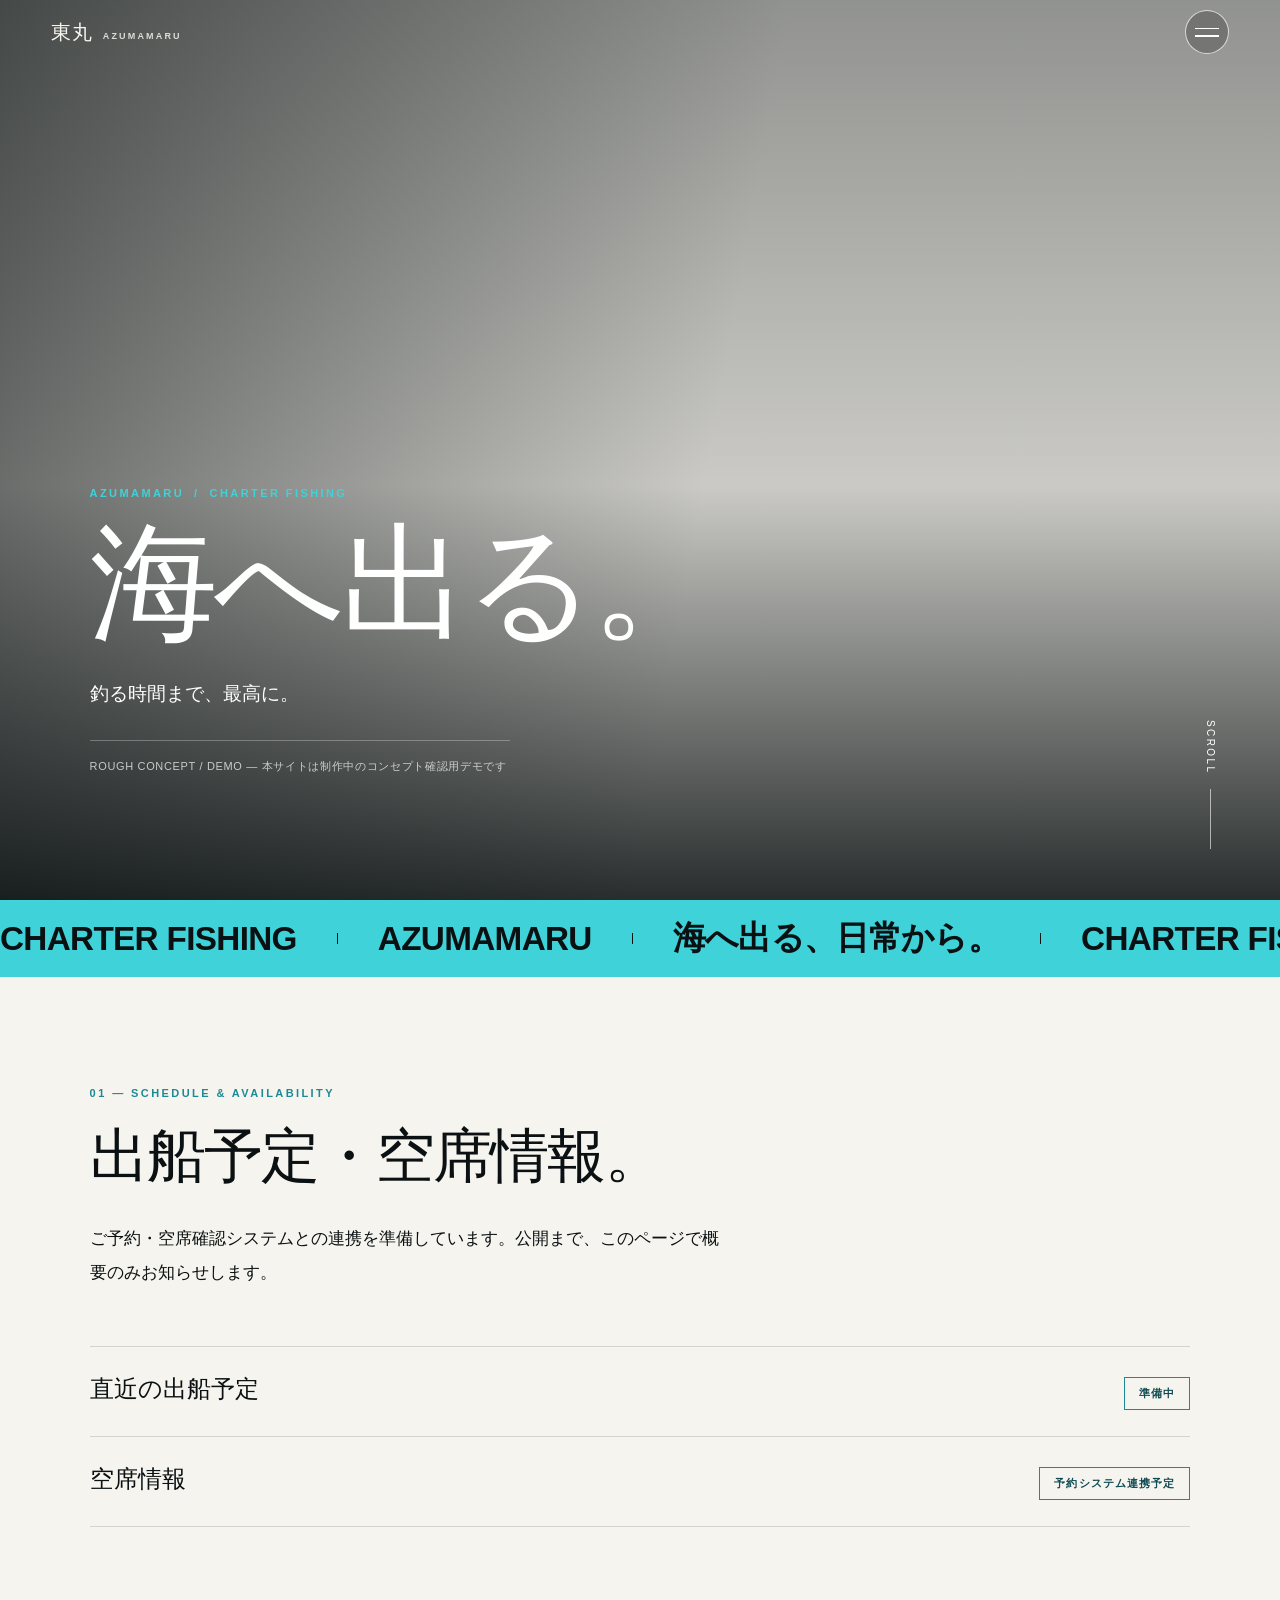
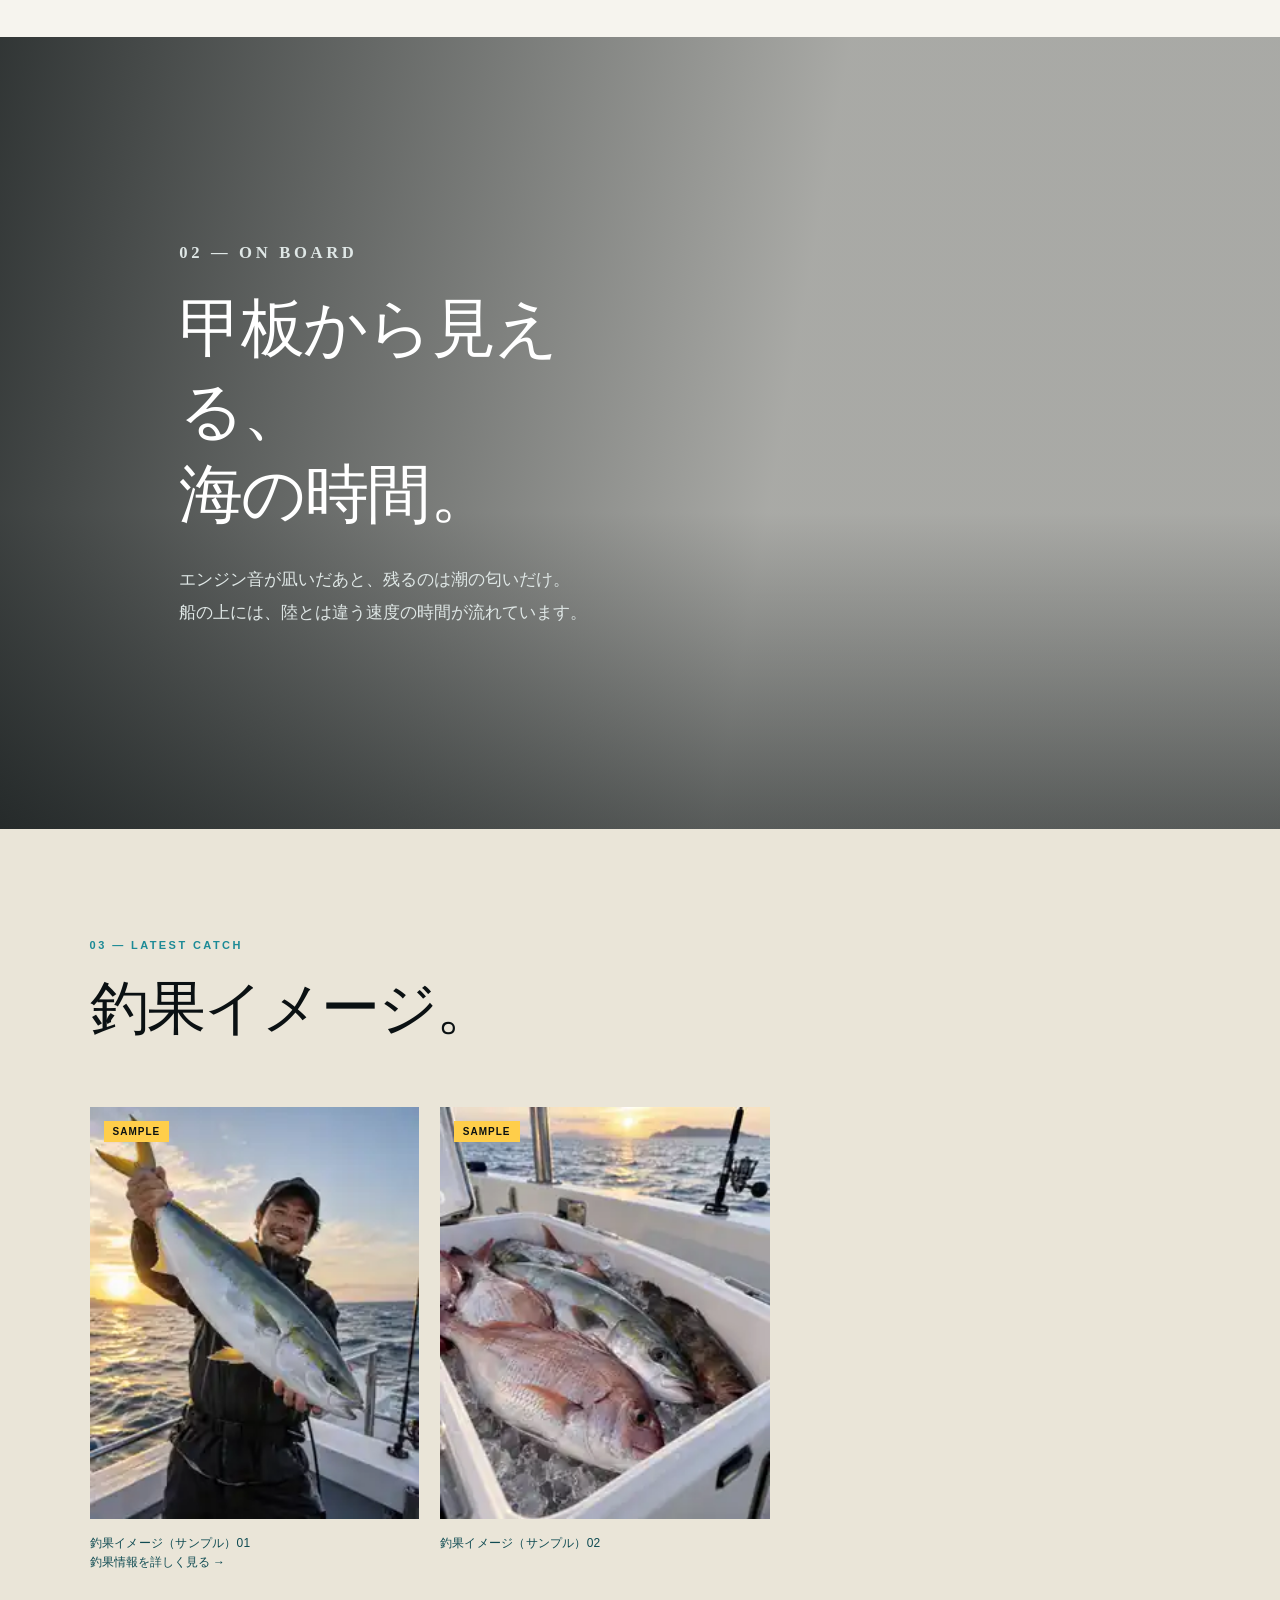
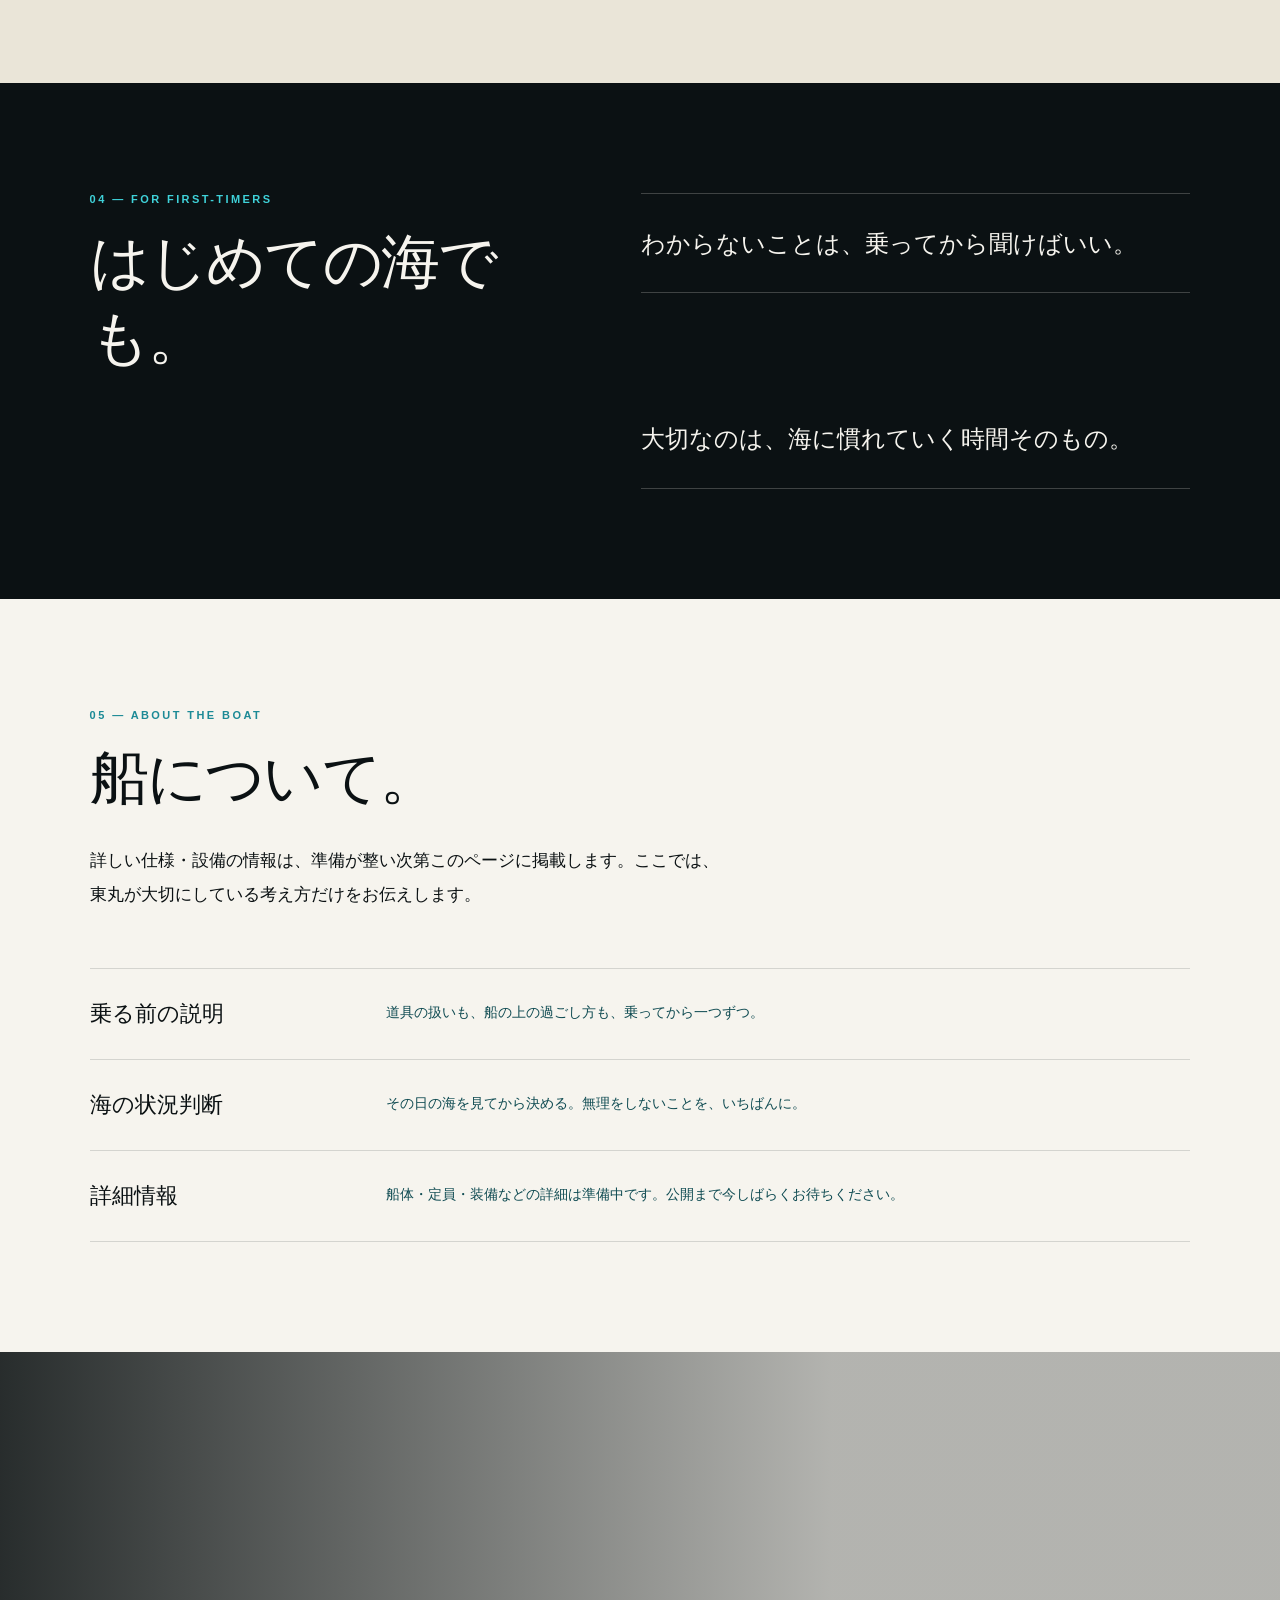
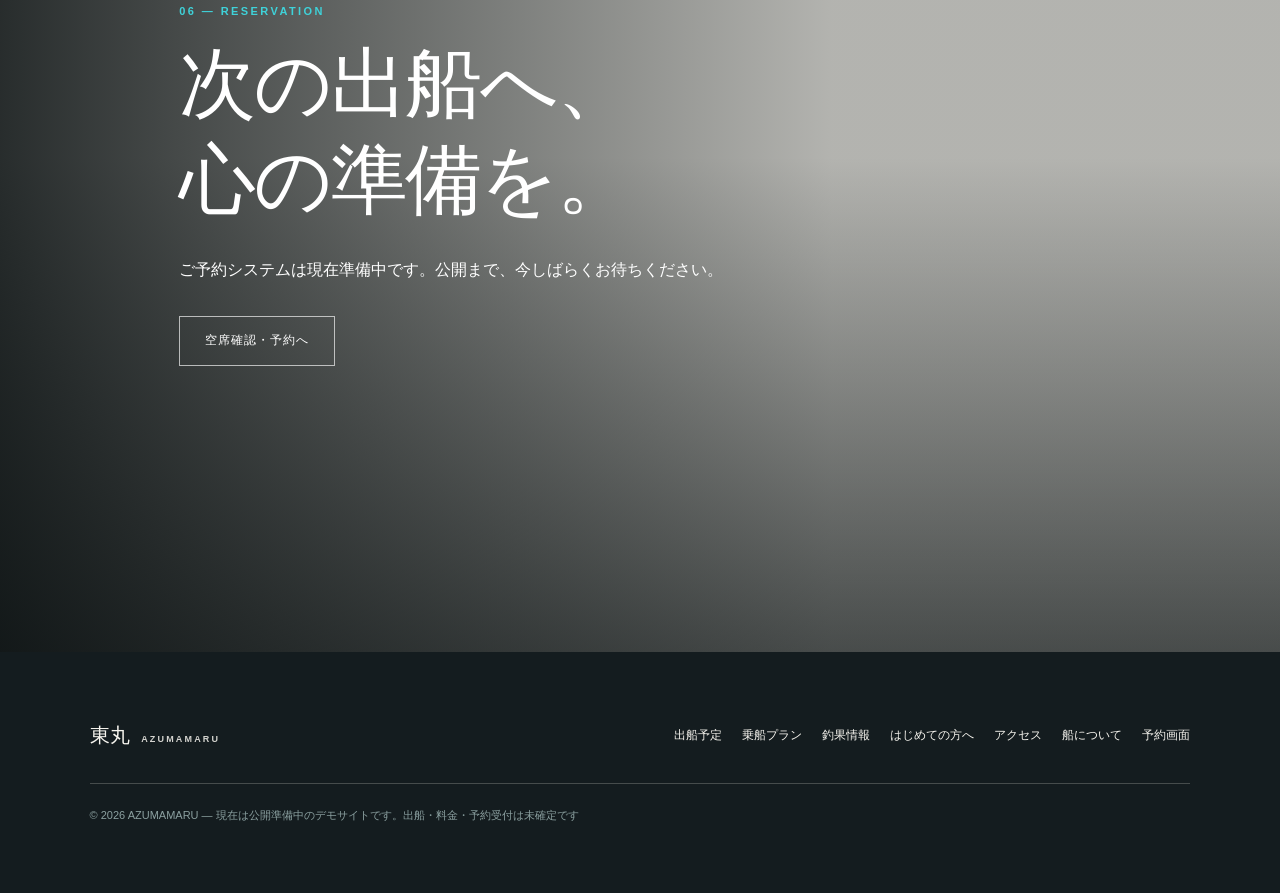
<file: index.html>
<!doctype html>
<html lang="ja">
<head>
  <script>document.documentElement.classList.add('js')</script>
  <meta charset="utf-8">
  <meta name="viewport" content="width=device-width,initial-scale=1">
  <meta name="description" content="AZUMAMARU（東丸）— 乗合・仕立ての釣船をイメージした、エディトリアルなロービジュアルコンセプトサイトです。掲載情報はすべてデモです。">
  <meta name="theme-color" content="#0b1113">
  <meta name="robots" content="noindex, nofollow">
  <title>東丸 AZUMAMARU ｜ ROUGH CONCEPT — 釣船デモサイト</title>
  <link rel="stylesheet" href="rough-style.css">
</head>
<body>
  <a class="skip-link" href="#main">本文へ移動</a>

  <header class="site-header" id="siteHeader">
    <div class="site-header__inner">
      <a class="brand" href="#top" aria-label="AZUMAMARU トップへ戻る">
        <span class="brand__jp">東丸</span>
        <span class="brand__en">AZUMAMARU</span>
      </a>
      <nav class="site-nav" aria-label="メインナビゲーション">
        <a href="#schedule">出船予定</a>
        <a href="plans.html">乗船プラン</a>
        <a href="catches.html">釣果情報</a>
        <a href="guide.html">はじめての方</a>
        <a href="access.html">アクセス</a>
      </nav>
      <div class="site-header__actions">
        <a class="header-cta" href="reservation.html">空席確認</a>
        <button type="button" class="menu-toggle" id="menuToggle" aria-expanded="false" aria-controls="navOverlay" aria-label="メニューを開く">
          <span class="menu-toggle__bar"></span>
          <span class="menu-toggle__bar"></span>
        </button>
      </div>
    </div>
  </header>

  <noscript>
    <nav class="noscript-nav" aria-label="メインナビゲーション（JavaScript無効時）">
      <a href="#top">トップ</a>
      <a href="#schedule">出船予定</a>
      <a href="#voyage">船上の時間</a>
      <a href="catches.html">釣果</a>
      <a href="#first-timer">はじめての方へ</a>
      <a href="#boat">船について</a>
      <a href="reservation.html">ご予約</a>
    </nav>
  </noscript>

  <nav id="navOverlay" class="nav-overlay" aria-label="サイト内ナビゲーション" aria-hidden="true" inert>
    <div class="nav-overlay__inner">
      <p class="nav-overlay__label">NAVIGATION</p>
      <ol class="nav-overlay__list">
        <li><a href="#schedule"><span class="nav-overlay__num">01</span>出船予定</a></li>
        <li><a href="catches.html"><span class="nav-overlay__num">02</span>釣果</a></li>
        <li><a href="#boat"><span class="nav-overlay__num">03</span>船について</a></li>
        <li><a href="plans.html"><span class="nav-overlay__num">04</span>乗船プラン</a></li>
        <li><a href="guide.html"><span class="nav-overlay__num">05</span>はじめての方へ</a></li>
        <li><a href="access.html"><span class="nav-overlay__num">06</span>アクセス・集合場所</a></li>
      </ol>
      <a class="nav-overlay__cta" href="reservation.html">空席確認</a>
    </div>
  </nav>

  <main id="main">
    <section class="hero" id="top">
      <video class="hero__video bg-video" autoplay muted loop playsinline preload="auto" aria-hidden="true">
        <source src="media/hero-boat.mp4" type="video/mp4">
      </video>
      <div class="hero__scrim" aria-hidden="true"></div>
      <div class="hero__content">
        <p class="eyebrow">AZUMAMARU <span aria-hidden="true">/</span> CHARTER FISHING</p>
        <h1 class="hero__title reveal-mask"><span>海へ出る。</span></h1>
        <p class="hero__lead reveal" style="--reveal-delay:.15s">釣る時間まで、最高に。</p>
        <p class="hero__notice reveal" style="--reveal-delay:.24s">ROUGH CONCEPT / DEMO — 本サイトは制作中のコンセプト確認用デモです</p>
      </div>
      <p class="scroll-cue" aria-hidden="true"><span>SCROLL</span><i></i></p>
    </section>

    <div class="ticker" aria-hidden="true">
      <div class="ticker__track">
        <span>CHARTER FISHING</span><i></i><span>AZUMAMARU</span><i></i><span>海へ出る、日常から。</span><i></i>
        <span>CHARTER FISHING</span><i></i><span>AZUMAMARU</span><i></i><span>海へ出る、日常から。</span><i></i>
      </div>
    </div>

    <section class="section availability" id="schedule" aria-labelledby="schedule-title">
      <p class="section-label reveal">01 — SCHEDULE &amp; AVAILABILITY</p>
      <h2 id="schedule-title" class="reveal-mask"><span>出船予定・空席情報。</span></h2>
      <p class="section-lead reveal">ご予約・空席確認システムとの連携を準備しています。公開まで、このページで概要のみお知らせします。</p>
      <ul class="ledger">
        <li class="reveal"><span class="ledger__label">直近の出船予定</span><span class="ledger__status">準備中</span></li>
        <li class="reveal" style="--reveal-delay:.08s"><span class="ledger__label">空席情報</span><span class="ledger__status">予約システム連携予定</span></li>
      </ul>
    </section>

    <section class="section voyage" id="voyage" aria-labelledby="voyage-title">
      <video class="voyage__video bg-video" autoplay muted loop playsinline preload="metadata" aria-hidden="true"><source src="media/deck-sea.mp4" type="video/mp4"></video>
      <div class="voyage__scrim" aria-hidden="true"></div>
      <div class="voyage__content reveal">
        <p class="section-label section-label--light">02 — ON BOARD</p>
        <h2 id="voyage-title">甲板から見える、<br>海の時間。</h2>
        <p>エンジン音が凪いだあと、残るのは潮の匂いだけ。<br>船の上には、陸とは違う速度の時間が流れています。</p>
      </div>
    </section>

    <section class="section catch" id="catch" aria-labelledby="catch-title">
      <div class="section-head">
        <div><p class="section-label reveal">03 — LATEST CATCH</p><h2 id="catch-title" class="reveal-mask"><span>釣果イメージ。</span></h2></div>
        <p class="section-note reveal">※ 掲載写真はイメージ生成によるサンプルです。実際の東丸の釣果・魚種を示すものではありません。</p>
      </div>
      <div class="catch-grid catch-grid--samples">
        <article class="catch-card reveal-img">
          <div class="catch-card__visual"><img src="media/catch-sample-01.webp?v=20260911-2" alt="青物を手にした釣果イメージのサンプル" decoding="async"><span class="catch-card__tag">SAMPLE</span></div>
          <p class="catch-card__caption">釣果イメージ（サンプル）01</p>
        </article>
        <article class="catch-card reveal-img" style="--reveal-delay:.08s">
          <div class="catch-card__visual"><img src="media/catch-sample-02.webp?v=20260911-2" alt="クーラーボックスに並んだ釣果イメージのサンプル" decoding="async"><span class="catch-card__tag">SAMPLE</span></div>
          <p class="catch-card__caption">釣果イメージ（サンプル）02</p>
        </article>
      </div>
      <p class="section-note reveal"><a href="catches.html">釣果情報を詳しく見る →</a></p>
    </section>

    <section class="section first-timer" id="first-timer" aria-labelledby="first-timer-title">
      <div class="first-timer__grid">
        <div class="reveal"><p class="section-label">04 — FOR FIRST-TIMERS</p><h2 id="first-timer-title" class="reveal-mask"><span>はじめての海でも。</span></h2></div>
        <ul class="assurance-list">
          <li class="reveal">わからないことは、乗ってから聞けばいい。</li>
          <li class="reveal" style="--reveal-delay:.06s">必要なものは、少しずつ覚えていけばいい。</li>
          <li class="reveal" style="--reveal-delay:.12s">大切なのは、海に慣れていく時間そのもの。</li>
        </ul>
      </div>
    </section>

    <section class="section boat" id="boat" aria-labelledby="boat-title">
      <p class="section-label reveal">05 — ABOUT THE BOAT</p>
      <h2 id="boat-title" class="reveal-mask"><span>船について。</span></h2>
      <p class="section-lead reveal">詳しい仕様・設備の情報は、準備が整い次第このページに掲載します。ここでは、東丸が大切にしている考え方だけをお伝えします。</p>
      <ul class="boat-list">
        <li class="reveal"><span class="boat-list__label">乗る前の説明</span><p class="boat-list__desc">道具の扱いも、船の上の過ごし方も、乗ってから一つずつ。</p></li>
        <li class="reveal" style="--reveal-delay:.08s"><span class="boat-list__label">海の状況判断</span><p class="boat-list__desc">その日の海を見てから決める。無理をしないことを、いちばんに。</p></li>
        <li class="reveal" style="--reveal-delay:.16s"><span class="boat-list__label">詳細情報</span><p class="boat-list__desc">船体・定員・装備などの詳細は準備中です。公開まで今しばらくお待ちください。</p></li>
      </ul>
    </section>

    <section class="section reserve" id="reserve" aria-labelledby="reserve-title">
      <video class="reserve__video bg-video" autoplay muted loop playsinline preload="metadata" aria-hidden="true"><source src="media/sunset-return.mp4" type="video/mp4"></video>
      <div class="reserve__scrim" aria-hidden="true"></div>
      <div class="reserve__content reveal">
        <p class="eyebrow eyebrow--light">06 — RESERVATION</p>
        <h2 id="reserve-title">次の出船へ、<br>心の準備を。</h2>
        <p class="reserve__lead">ご予約システムは現在準備中です。公開まで、今しばらくお待ちください。</p>
        <a class="cta-button" href="reservation.html">空席確認・予約へ</a>
        <p class="form-status" id="reserveStatus" role="status" aria-live="polite"></p>
      </div>
    </section>
  </main>

  <footer class="site-footer">
    <div class="site-footer__inner">
      <a class="brand brand--footer" href="#top" aria-label="AZUMAMARU トップへ戻る"><span class="brand__jp">東丸</span><span class="brand__en">AZUMAMARU</span></a>
      <nav class="footer-nav" aria-label="フッターナビゲーション"><a href="#schedule">出船予定</a><a href="plans.html">乗船プラン</a><a href="catches.html">釣果情報</a><a href="guide.html">はじめての方へ</a><a href="access.html">アクセス</a><a href="#boat">船について</a><a href="reservation.html">予約画面</a></nav>
      <p class="footer-note">© 2026 AZUMAMARU — 現在は公開準備中のデモサイトです。出船・料金・予約受付は未確定です</p>
    </div>
  </footer>

  <script src="rough-script.js"></script>
</body>
</html>
</file>
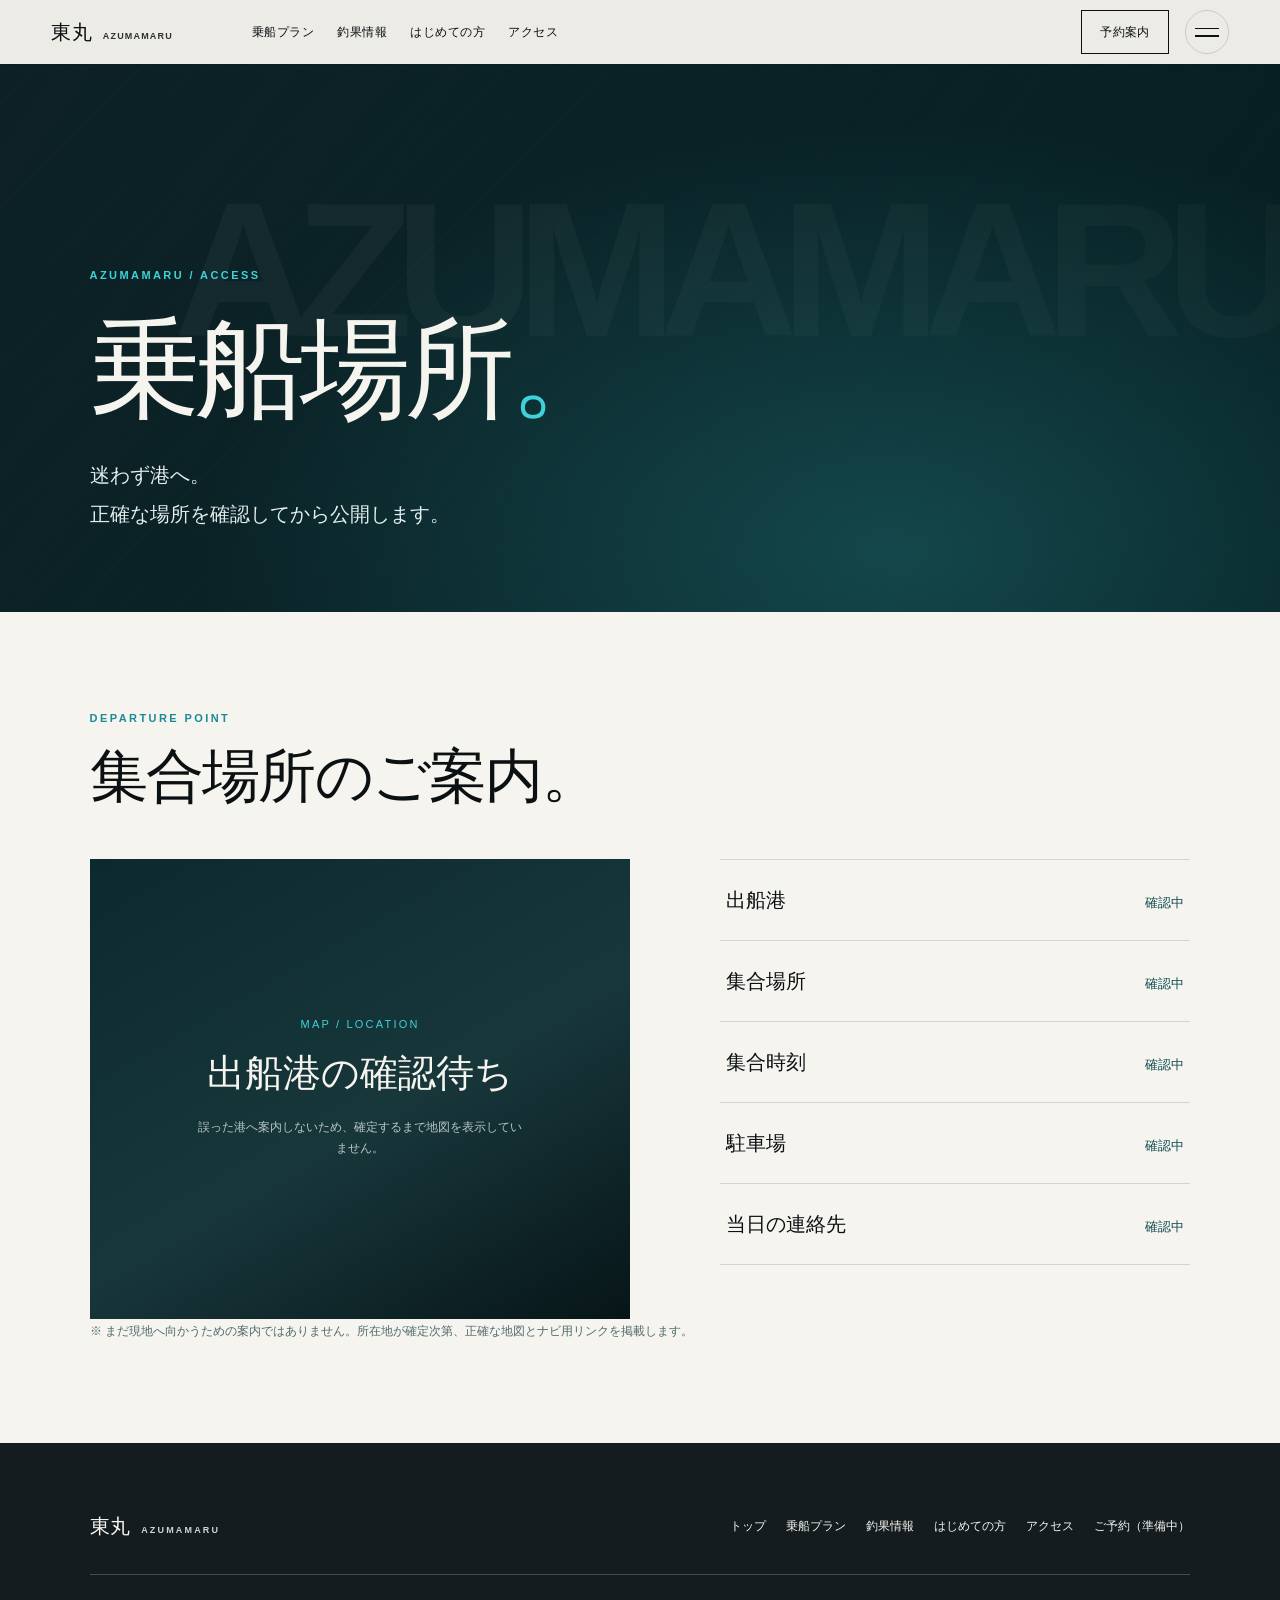
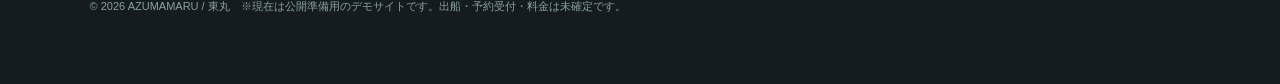
<file: access.html>
<!doctype html><html lang="ja"><head><meta charset="utf-8"><meta name="viewport" content="width=device-width,initial-scale=1"><meta name="robots" content="noindex,nofollow"><meta name="theme-color" content="#0b1113"><title>アクセス・乗船場所｜東丸 AZUMAMARU</title><meta name="description" content="東丸の出船港・乗船場所案内。港名と集合場所は確認後に公開します。"><link rel="stylesheet" href="rough-style.css"><link rel="stylesheet" href="azuma-pages.css"><script>document.documentElement.classList.add('js')</script><script defer src="rough-script.js"></script></head><body class="subpage"><a class="skip-link" href="#main">本文へ移動</a><header class="site-header is-visible" id="siteHeader"><div class="site-header__inner"><a class="brand" href="index.html" aria-label="東丸トップへ"><span class="brand__jp">東丸</span><span class="brand__en">AZUMAMARU</span></a><nav class="site-nav" aria-label="メインナビゲーション"><a href="plans.html">乗船プラン</a><a href="catches.html">釣果情報</a><a href="guide.html">はじめての方</a><a href="access.html">アクセス</a></nav><div class="site-header__actions"><a class="header-cta" href="reservation.html">予約案内</a><button type="button" class="menu-toggle" id="menuToggle" aria-expanded="false" aria-controls="navOverlay" aria-label="メニューを開く"><span class="menu-toggle__bar"></span><span class="menu-toggle__bar"></span></button></div></div></header>
<nav id="navOverlay" class="nav-overlay" aria-label="サイトナビゲーション" aria-hidden="true" inert><div class="nav-overlay__inner"><p class="nav-overlay__label">AZUMAMARU / NAVIGATION</p><ol class="nav-overlay__list"><li><a href="index.html"><span class="nav-overlay__num">01</span>トップ</a></li><li><a href="plans.html"><span class="nav-overlay__num">02</span>乗船プラン</a></li><li><a href="catches.html"><span class="nav-overlay__num">03</span>釣果情報</a></li><li><a href="guide.html"><span class="nav-overlay__num">04</span>はじめての方</a></li><li><a href="access.html"><span class="nav-overlay__num">05</span>アクセス</a></li><li><a href="reservation.html"><span class="nav-overlay__num">06</span>ご予約（準備中）</a></li></ol></div></nav><main id="main">
<section class="az-hero az-hero--access"><div class="az-hero__inner"><p class="eyebrow">AZUMAMARU / ACCESS</p><h1>乗船場所<span>。</span></h1><p>迷わず港へ。<br>正確な場所を確認してから公開します。</p></div></section>
<section class="az-section"><div class="az-container"><p class="section-label">DEPARTURE POINT</p><h2 class="az-title">集合場所のご案内。</h2><div class="az-location">
<div class="az-location__placeholder"><span>MAP / LOCATION</span><strong>出船港の確認待ち</strong><small>誤った港へ案内しないため、確定するまで地図を表示していません。</small></div>
<div class="az-ledger"><div><b>出船港</b><span>確認中</span></div><div><b>集合場所</b><span>確認中</span></div><div><b>集合時刻</b><span>確認中</span></div><div><b>駐車場</b><span>確認中</span></div><div><b>当日の連絡先</b><span>確認中</span></div></div></div>
<p class="az-smallnote">※ まだ現地へ向かうための案内ではありません。所在地が確定次第、正確な地図とナビ用リンクを掲載します。</p></div></section>
</main><footer class="site-footer"><div class="site-footer__inner"><a class="brand" href="index.html" aria-label="東丸トップへ"><span class="brand__jp">東丸</span><span class="brand__en">AZUMAMARU</span></a><nav class="footer-nav" aria-label="フッターナビ"><a href="index.html">トップ</a><a href="plans.html">乗船プラン</a><a href="catches.html">釣果情報</a><a href="guide.html">はじめての方</a><a href="access.html">アクセス</a><a href="reservation.html">ご予約（準備中）</a></nav><p class="footer-note">© 2026 AZUMAMARU / 東丸　※現在は公開準備用のデモサイトです。出船・予約受付・料金は未確定です。</p></div></footer></body></html>
</file>
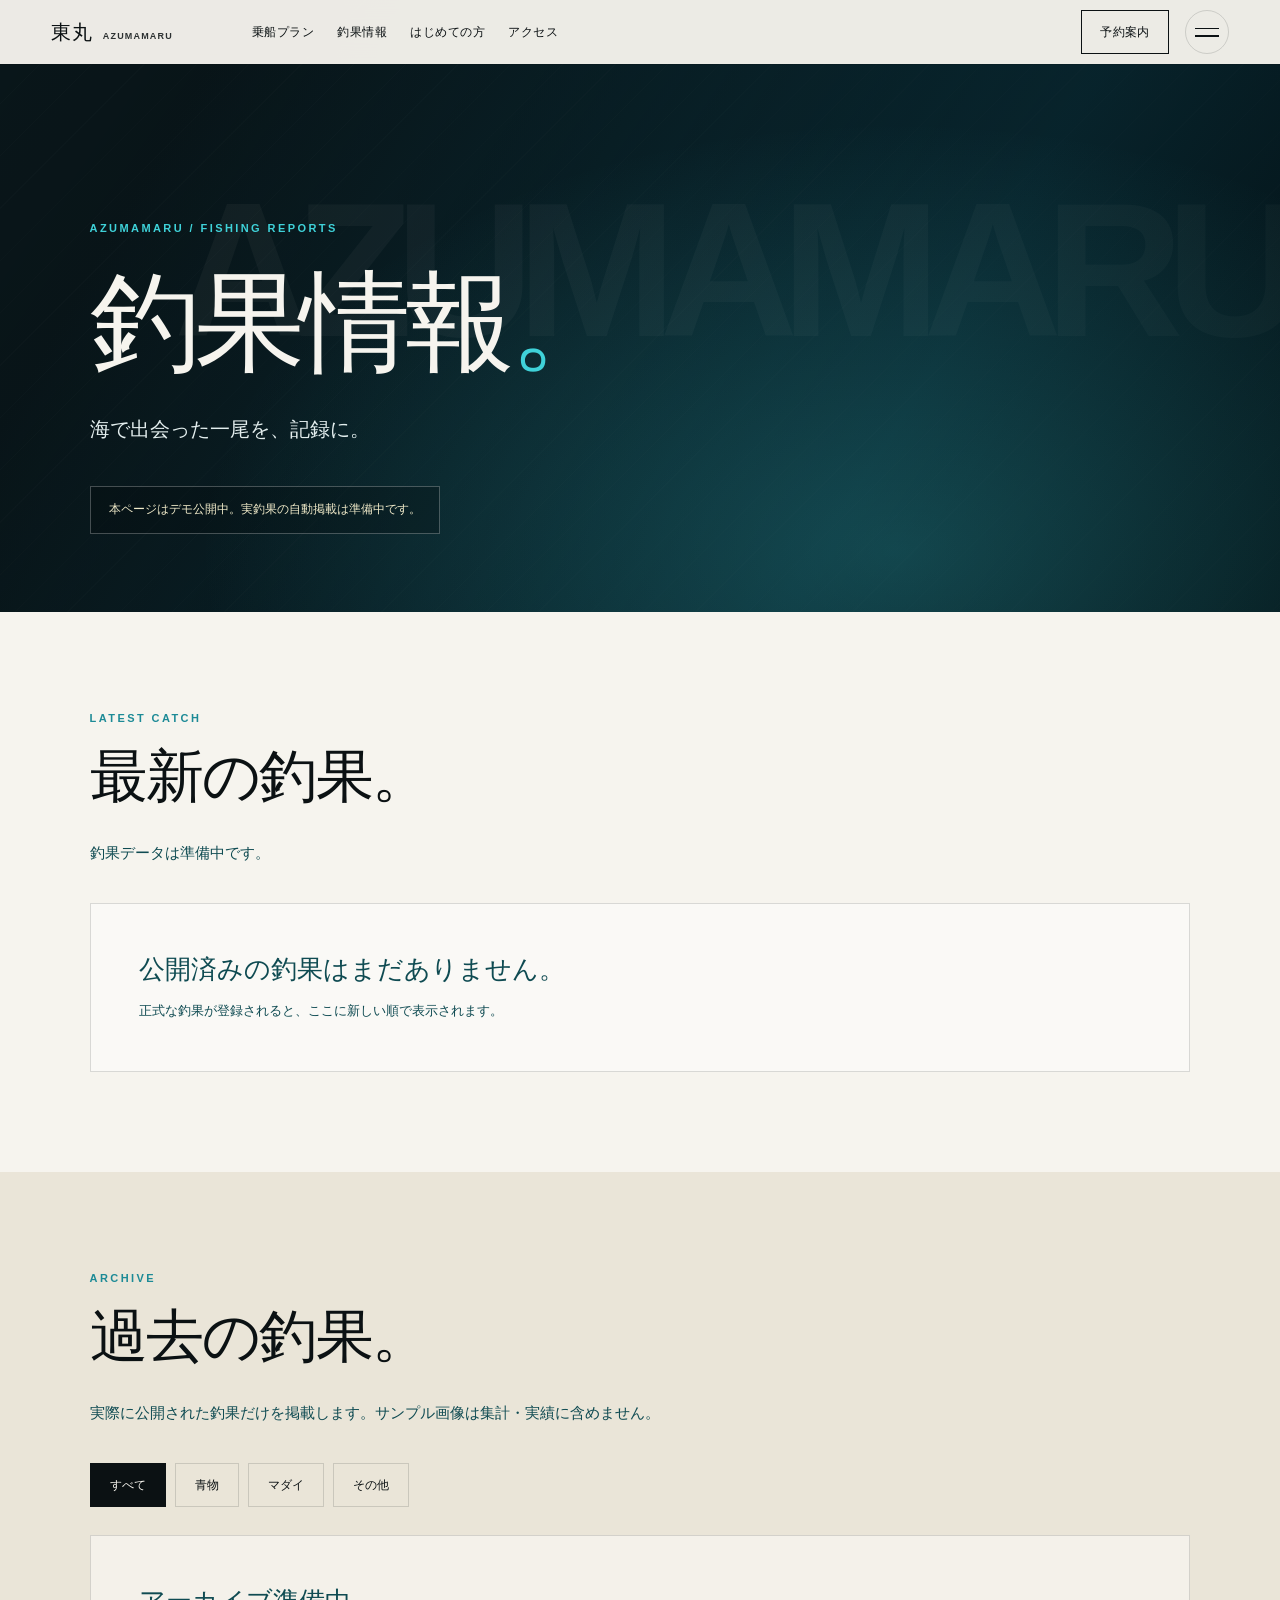
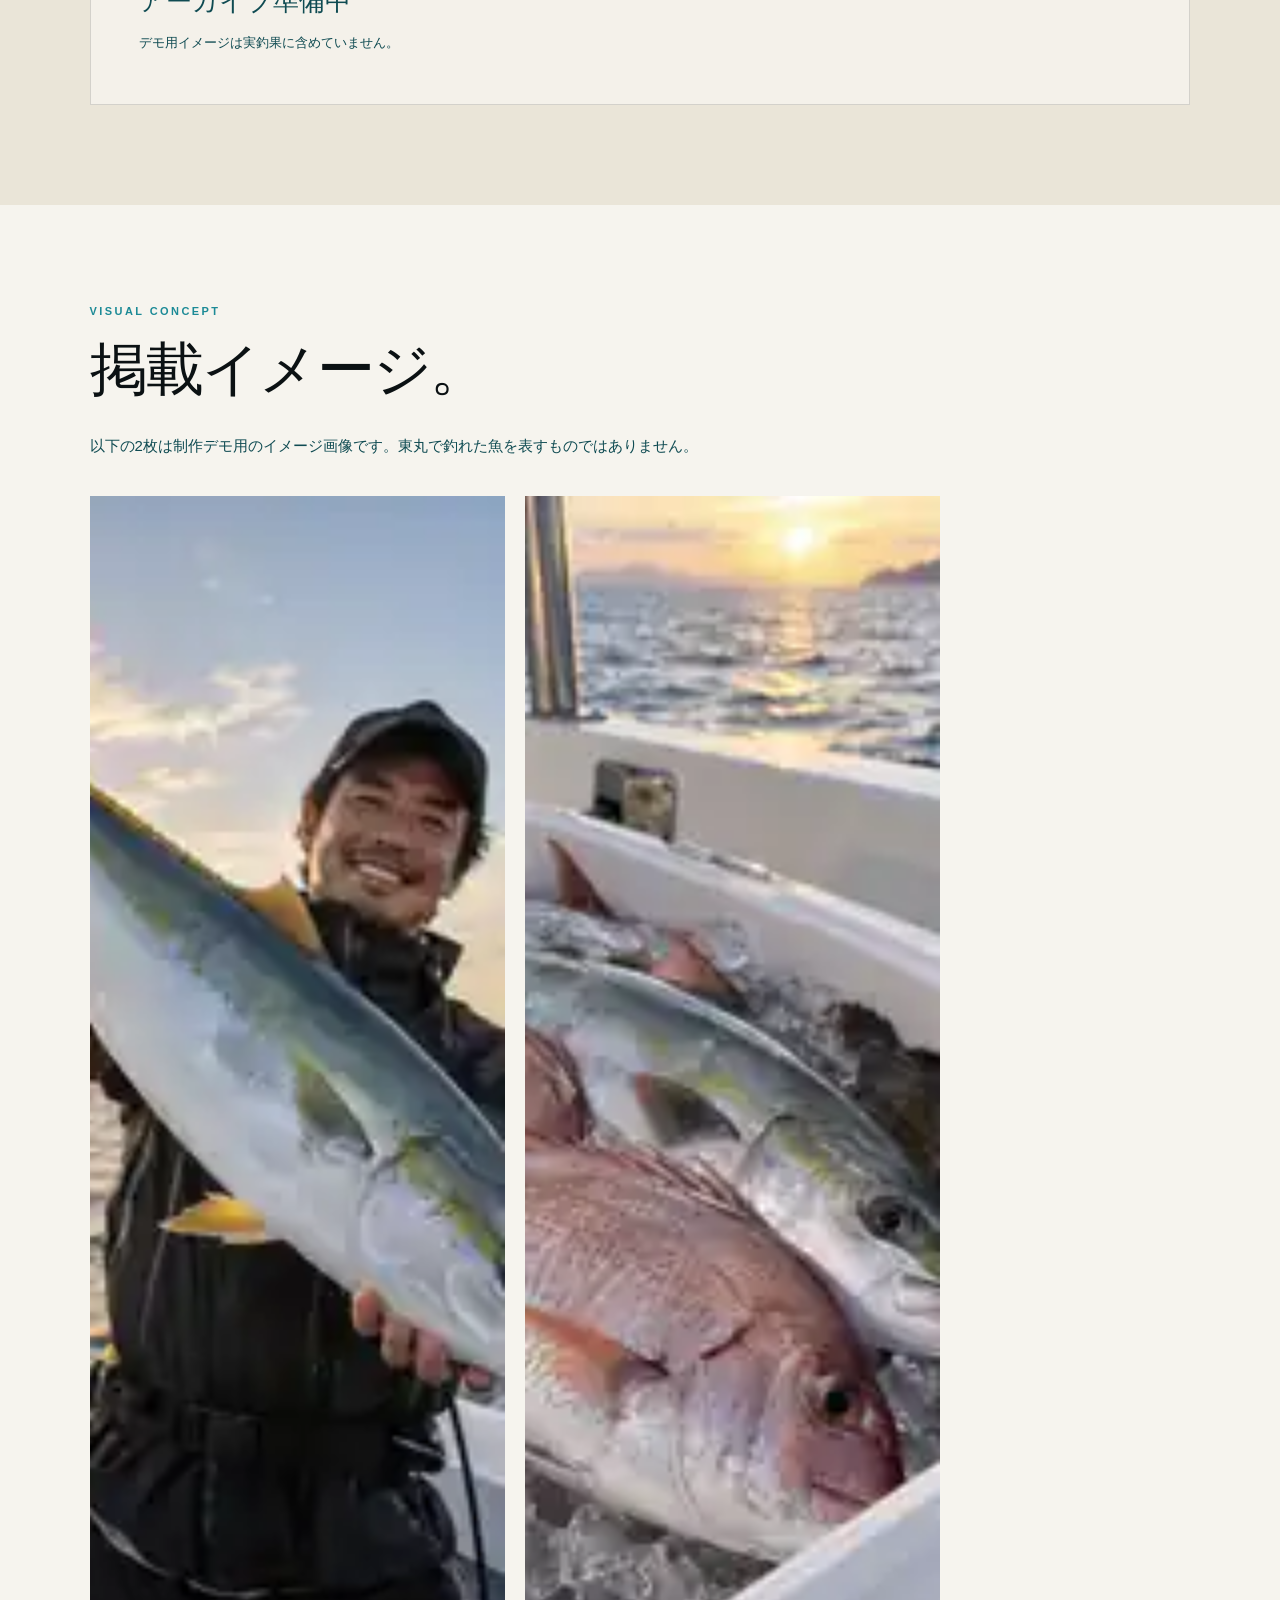
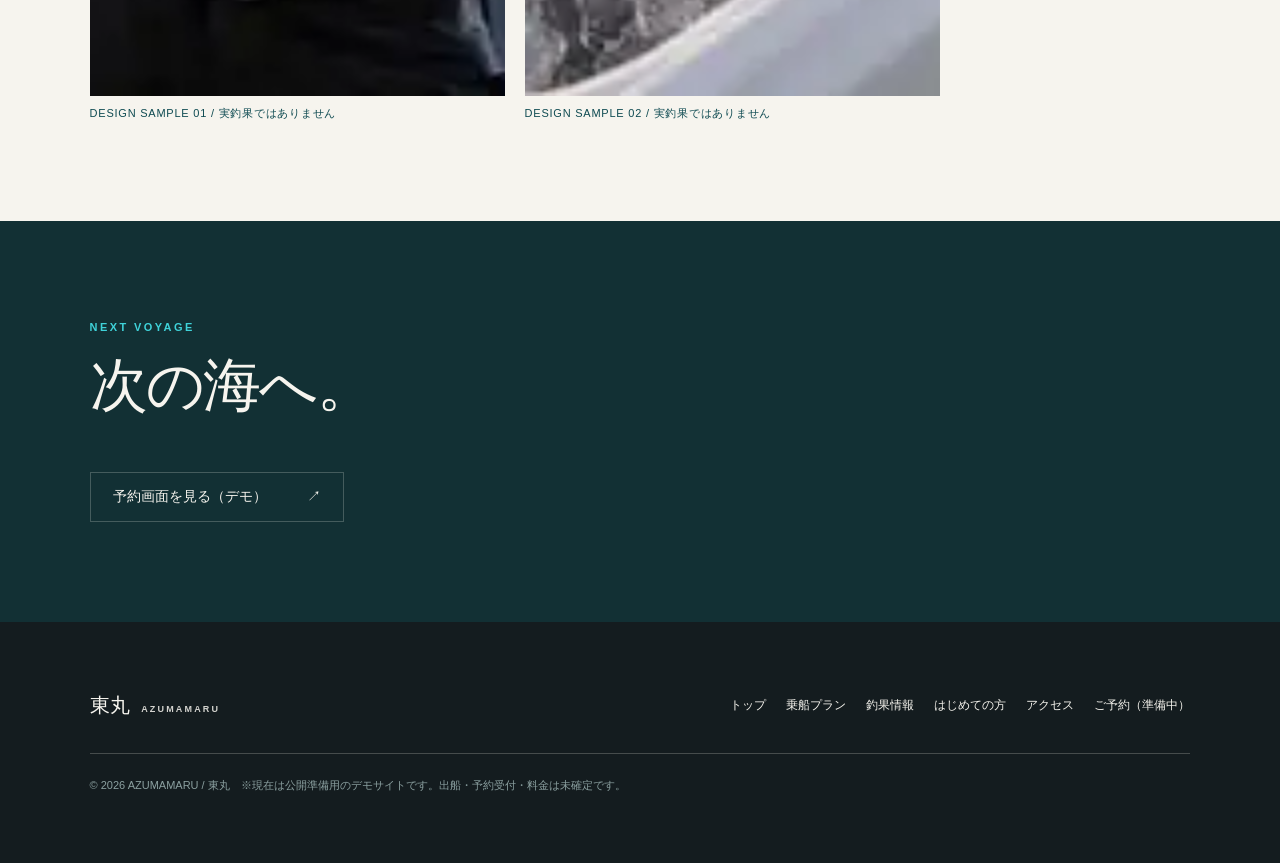
<file: catches.html>
<!doctype html><html lang="ja"><head><meta charset="utf-8"><meta name="viewport" content="width=device-width,initial-scale=1"><meta name="robots" content="noindex,nofollow"><meta name="theme-color" content="#0b1113"><title>釣果情報｜東丸 AZUMAMARU</title><meta name="description" content="釣り船・東丸の釣果情報ページ。正式な釣果と写真は掲載準備中です。"><link rel="stylesheet" href="rough-style.css"><link rel="stylesheet" href="azuma-pages.css"><script>document.documentElement.classList.add('js')</script><script defer src="rough-script.js"></script></head><body class="subpage azuma-catches"><a class="skip-link" href="#main">本文へ移動</a><header class="site-header is-visible" id="siteHeader"><div class="site-header__inner"><a class="brand" href="index.html" aria-label="東丸トップへ"><span class="brand__jp">東丸</span><span class="brand__en">AZUMAMARU</span></a><nav class="site-nav" aria-label="メインナビゲーション"><a href="plans.html">乗船プラン</a><a href="catches.html">釣果情報</a><a href="guide.html">はじめての方</a><a href="access.html">アクセス</a></nav><div class="site-header__actions"><a class="header-cta" href="reservation.html">予約案内</a><button type="button" class="menu-toggle" id="menuToggle" aria-expanded="false" aria-controls="navOverlay" aria-label="メニューを開く"><span class="menu-toggle__bar"></span><span class="menu-toggle__bar"></span></button></div></div></header>
<nav id="navOverlay" class="nav-overlay" aria-label="サイトナビゲーション" aria-hidden="true" inert><div class="nav-overlay__inner"><p class="nav-overlay__label">AZUMAMARU / NAVIGATION</p><ol class="nav-overlay__list"><li><a href="index.html"><span class="nav-overlay__num">01</span>トップ</a></li><li><a href="plans.html"><span class="nav-overlay__num">02</span>乗船プラン</a></li><li><a href="catches.html"><span class="nav-overlay__num">03</span>釣果情報</a></li><li><a href="guide.html"><span class="nav-overlay__num">04</span>はじめての方</a></li><li><a href="access.html"><span class="nav-overlay__num">05</span>アクセス</a></li><li><a href="reservation.html"><span class="nav-overlay__num">06</span>ご予約（準備中）</a></li></ol></div></nav>
<main id="main">
<section class="az-hero az-hero--catch"><div class="az-hero__inner"><p class="eyebrow">AZUMAMARU / FISHING REPORTS</p><h1>釣果情報<span>。</span></h1><p>海で出会った一尾を、記録に。</p><div class="az-hero__status">本ページはデモ公開中。実釣果の自動掲載は準備中です。</div></div></section>
<section class="az-section"><div class="az-container"><div class="az-section__intro"><p class="section-label">LATEST CATCH</p><h2>最新の釣果。</h2><p id="catch-status" role="status" aria-live="polite">釣果を確認しています。</p></div>
<div id="latest-catches" class="az-report-grid" aria-label="最新の釣果"></div></div></section>
<section class="az-section az-section--sand"><div class="az-container"><div class="az-section__intro"><p class="section-label">ARCHIVE</p><h2>過去の釣果。</h2><p>実際に公開された釣果だけを掲載します。サンプル画像は集計・実績に含めません。</p></div>
<div class="az-filters" role="group" aria-label="魚種別表示"><button class="filter-chip is-active" type="button" data-filter="all" aria-pressed="true">すべて</button><button class="filter-chip" type="button" data-filter="青物" aria-pressed="false">青物</button><button class="filter-chip" type="button" data-filter="マダイ" aria-pressed="false">マダイ</button><button class="filter-chip" type="button" data-filter="その他" aria-pressed="false">その他</button></div>
<div id="catch-archive" class="az-report-grid"></div></div></section>
<section class="az-section"><div class="az-container"><div class="az-section__intro"><p class="section-label">VISUAL CONCEPT</p><h2>掲載イメージ。</h2><p>以下の2枚は制作デモ用のイメージ画像です。東丸で釣れた魚を表すものではありません。</p></div>
<div class="az-demo-grid"><figure><img src="media/catch-sample-01.webp" width="960" height="1200" loading="lazy" alt="釣果ページのデザイン確認用イメージ写真"><figcaption>DESIGN SAMPLE 01 / 実釣果ではありません</figcaption></figure><figure><img src="media/catch-sample-02.webp" width="960" height="1200" loading="lazy" alt="魚の写真を並べるデザイン確認用イメージ写真"><figcaption>DESIGN SAMPLE 02 / 実釣果ではありません</figcaption></figure></div></div></section>
<section class="az-next"><div class="az-container"><p class="section-label">NEXT VOYAGE</p><h2>次の海へ。</h2><a href="reservation.html" class="az-link-button">予約画面を見る（デモ）<span aria-hidden="true">↗</span></a></div></section></main><footer class="site-footer"><div class="site-footer__inner"><a class="brand" href="index.html" aria-label="東丸トップへ"><span class="brand__jp">東丸</span><span class="brand__en">AZUMAMARU</span></a><nav class="footer-nav" aria-label="フッターナビ"><a href="index.html">トップ</a><a href="plans.html">乗船プラン</a><a href="catches.html">釣果情報</a><a href="guide.html">はじめての方</a><a href="access.html">アクセス</a><a href="reservation.html">ご予約（準備中）</a></nav><p class="footer-note">© 2026 AZUMAMARU / 東丸　※現在は公開準備用のデモサイトです。出船・予約受付・料金は未確定です。</p></div></footer>
<script defer src="catches.js"></script></body></html>
</file>
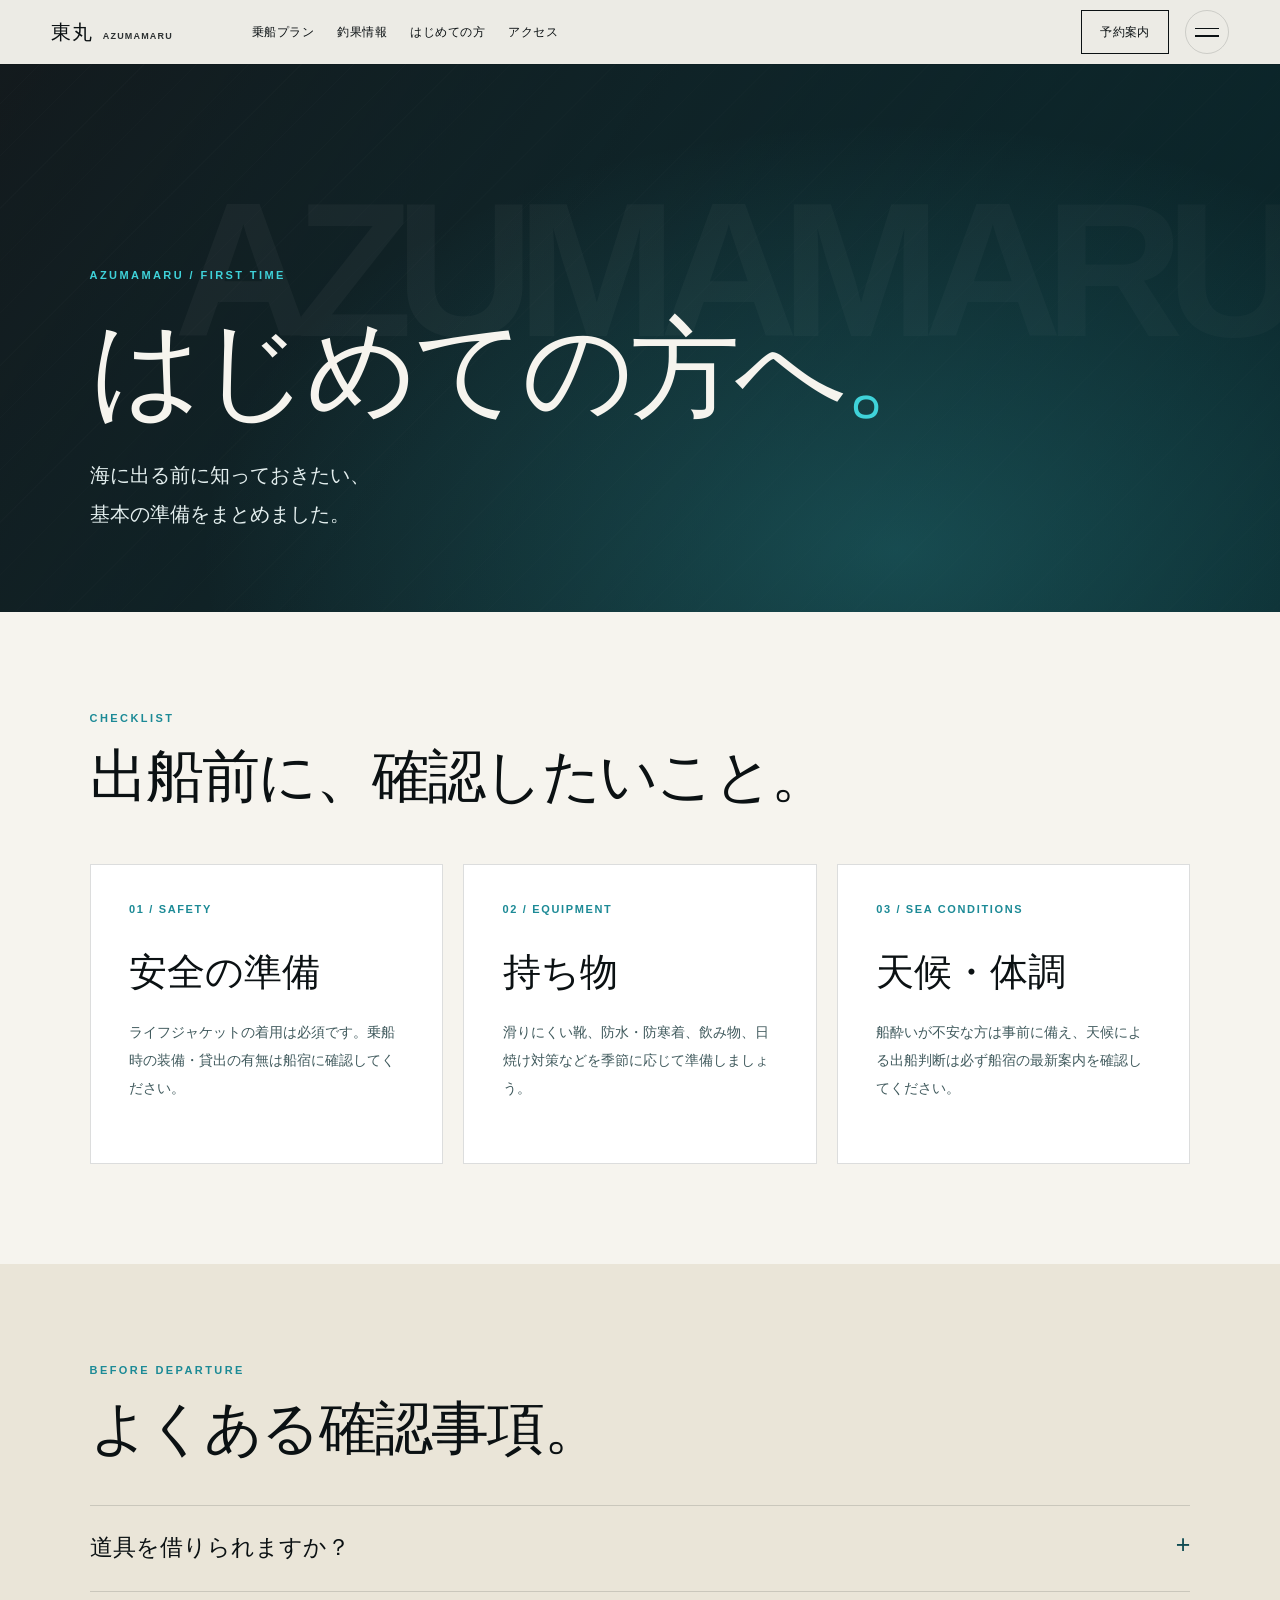
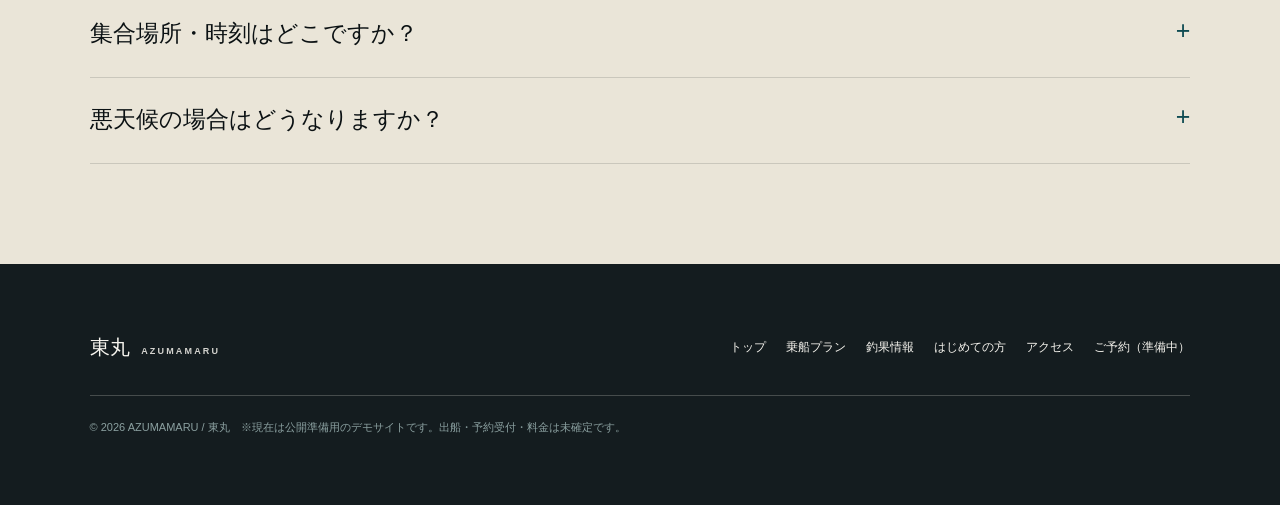
<file: guide.html>
<!doctype html><html lang="ja"><head><meta charset="utf-8"><meta name="viewport" content="width=device-width,initial-scale=1"><meta name="robots" content="noindex,nofollow"><meta name="theme-color" content="#0b1113"><title>はじめての方へ｜東丸 AZUMAMARU</title><meta name="description" content="東丸の釣り船利用を検討する方への基本的な準備案内。船固有の規則は確認後に掲載します。"><link rel="stylesheet" href="rough-style.css"><link rel="stylesheet" href="azuma-pages.css"><script>document.documentElement.classList.add('js')</script><script defer src="rough-script.js"></script></head><body class="subpage"><a class="skip-link" href="#main">本文へ移動</a><header class="site-header is-visible" id="siteHeader"><div class="site-header__inner"><a class="brand" href="index.html" aria-label="東丸トップへ"><span class="brand__jp">東丸</span><span class="brand__en">AZUMAMARU</span></a><nav class="site-nav" aria-label="メインナビゲーション"><a href="plans.html">乗船プラン</a><a href="catches.html">釣果情報</a><a href="guide.html">はじめての方</a><a href="access.html">アクセス</a></nav><div class="site-header__actions"><a class="header-cta" href="reservation.html">予約案内</a><button type="button" class="menu-toggle" id="menuToggle" aria-expanded="false" aria-controls="navOverlay" aria-label="メニューを開く"><span class="menu-toggle__bar"></span><span class="menu-toggle__bar"></span></button></div></div></header>
<nav id="navOverlay" class="nav-overlay" aria-label="サイトナビゲーション" aria-hidden="true" inert><div class="nav-overlay__inner"><p class="nav-overlay__label">AZUMAMARU / NAVIGATION</p><ol class="nav-overlay__list"><li><a href="index.html"><span class="nav-overlay__num">01</span>トップ</a></li><li><a href="plans.html"><span class="nav-overlay__num">02</span>乗船プラン</a></li><li><a href="catches.html"><span class="nav-overlay__num">03</span>釣果情報</a></li><li><a href="guide.html"><span class="nav-overlay__num">04</span>はじめての方</a></li><li><a href="access.html"><span class="nav-overlay__num">05</span>アクセス</a></li><li><a href="reservation.html"><span class="nav-overlay__num">06</span>ご予約（準備中）</a></li></ol></div></nav><main id="main">
<section class="az-hero az-hero--guide"><div class="az-hero__inner"><p class="eyebrow">AZUMAMARU / FIRST TIME</p><h1>はじめての方へ<span>。</span></h1><p>海に出る前に知っておきたい、<br>基本の準備をまとめました。</p></div></section>
<section class="az-section"><div class="az-container"><p class="section-label">CHECKLIST</p><h2 class="az-title">出船前に、確認したいこと。</h2><div class="az-tiles az-tiles--three">
<article><span class="az-kicker">01 / SAFETY</span><h3>安全の準備</h3><p>ライフジャケットの着用は必須です。乗船時の装備・貸出の有無は船宿に確認してください。</p></article>
<article><span class="az-kicker">02 / EQUIPMENT</span><h3>持ち物</h3><p>滑りにくい靴、防水・防寒着、飲み物、日焼け対策などを季節に応じて準備しましょう。</p></article>
<article><span class="az-kicker">03 / SEA CONDITIONS</span><h3>天候・体調</h3><p>船酔いが不安な方は事前に備え、天候による出船判断は必ず船宿の最新案内を確認してください。</p></article>
</div></div></section>
<section class="az-section az-section--sand"><div class="az-container"><p class="section-label">BEFORE DEPARTURE</p><h2 class="az-title">よくある確認事項。</h2><div class="az-faq"><details><summary>道具を借りられますか？</summary><p>東丸でのレンタル提供条件は現在確認中です。正式案内が出るまでは道具の貸出を前提にせず確認してください。</p></details><details><summary>集合場所・時刻はどこですか？</summary><p>出船港・集合場所・集合時刻は未確定です。正式発表後、<a href="access.html">アクセスページ</a>へ掲載します。</p></details><details><summary>悪天候の場合はどうなりますか？</summary><p>出船中止・延期・返金の規約は未確定です。天候の判断や連絡方法については正式案内をご確認ください。</p></details></div></div></section>
</main><footer class="site-footer"><div class="site-footer__inner"><a class="brand" href="index.html" aria-label="東丸トップへ"><span class="brand__jp">東丸</span><span class="brand__en">AZUMAMARU</span></a><nav class="footer-nav" aria-label="フッターナビ"><a href="index.html">トップ</a><a href="plans.html">乗船プラン</a><a href="catches.html">釣果情報</a><a href="guide.html">はじめての方</a><a href="access.html">アクセス</a><a href="reservation.html">ご予約（準備中）</a></nav><p class="footer-note">© 2026 AZUMAMARU / 東丸　※現在は公開準備用のデモサイトです。出船・予約受付・料金は未確定です。</p></div></footer></body></html>
</file>
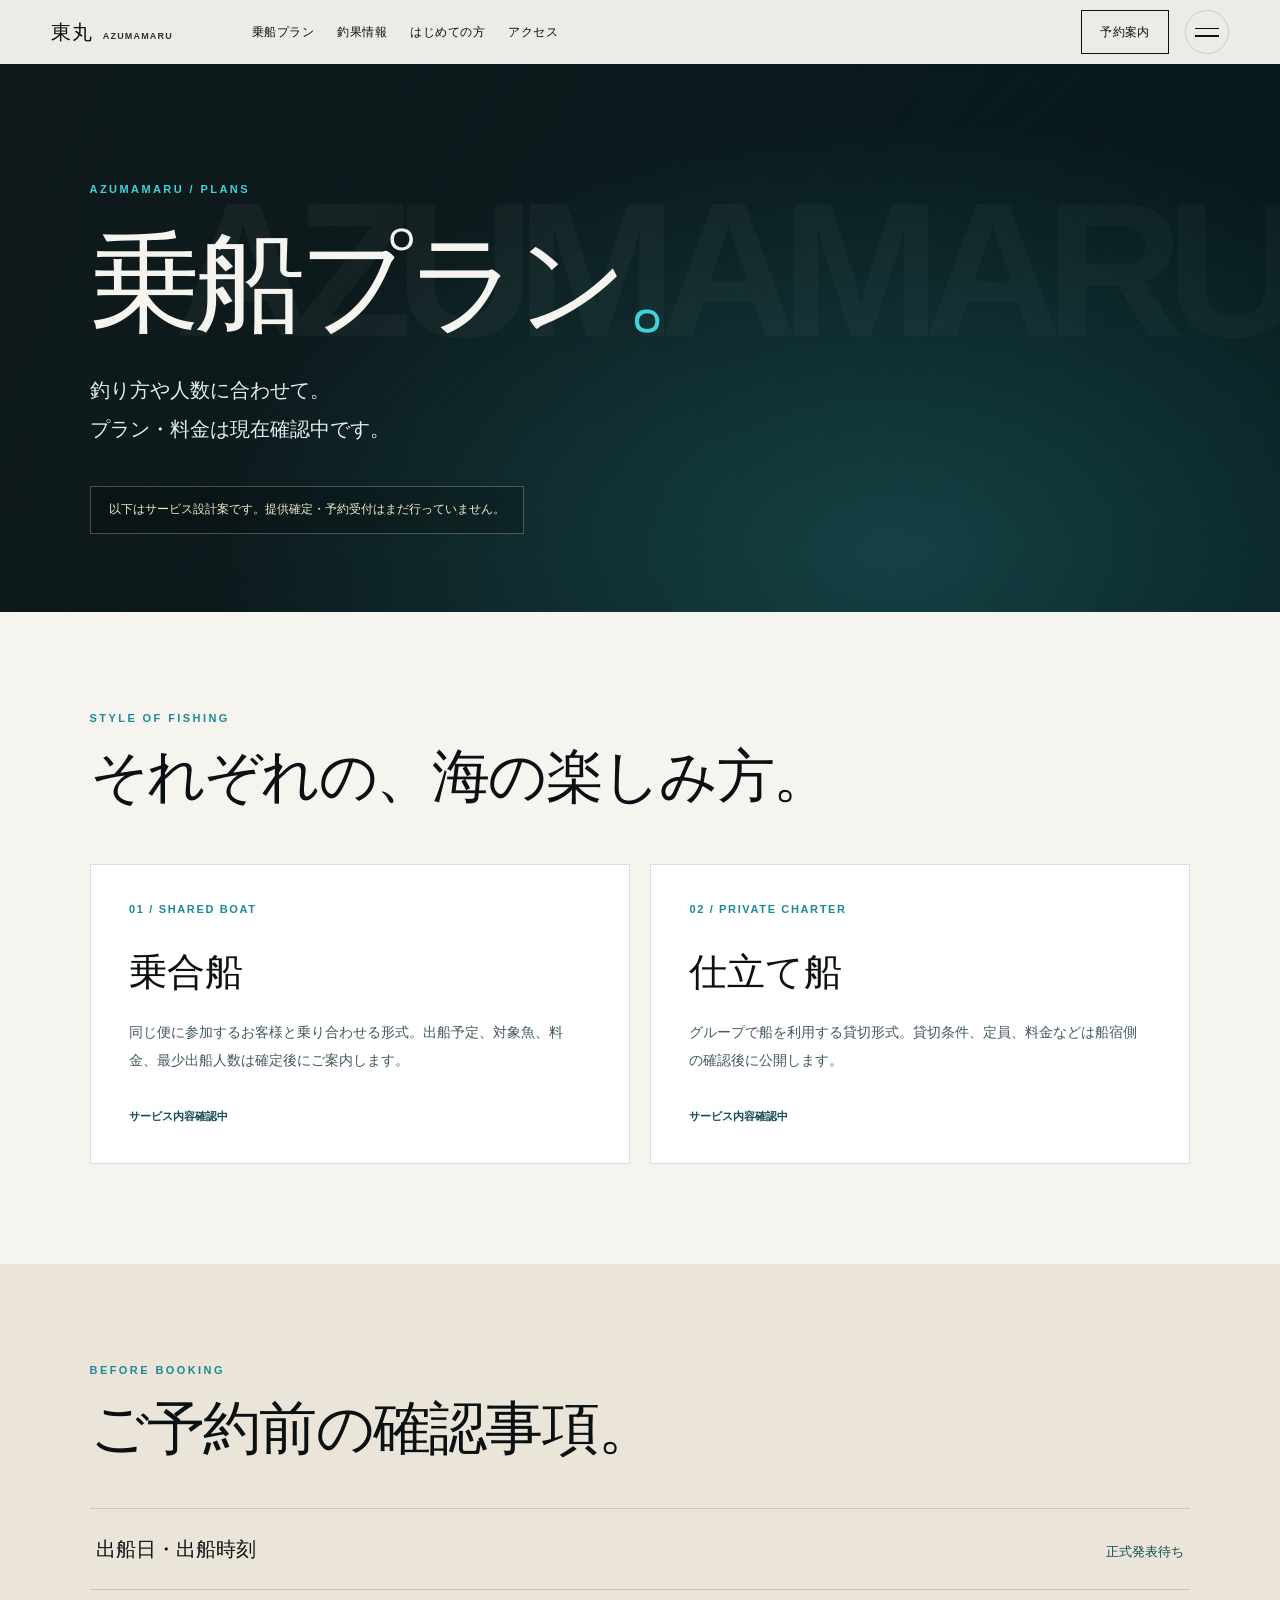
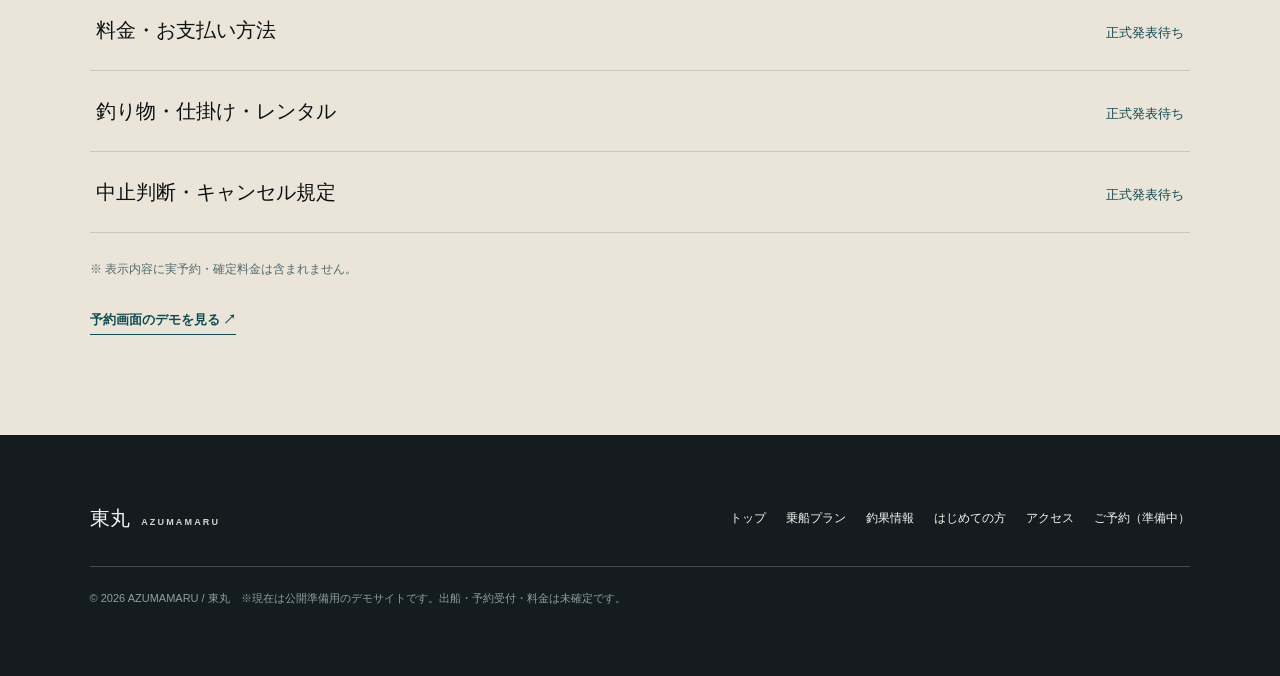
<file: plans.html>
<!doctype html><html lang="ja"><head><meta charset="utf-8"><meta name="viewport" content="width=device-width,initial-scale=1"><meta name="robots" content="noindex,nofollow"><meta name="theme-color" content="#0b1113"><title>乗船プラン｜東丸 AZUMAMARU</title><meta name="description" content="東丸の乗合・仕立てのご案内。料金と実際の提供プランは正式決定後に掲載します。"><link rel="stylesheet" href="rough-style.css"><link rel="stylesheet" href="azuma-pages.css"><script>document.documentElement.classList.add('js')</script><script defer src="rough-script.js"></script></head><body class="subpage"><a class="skip-link" href="#main">本文へ移動</a><header class="site-header is-visible" id="siteHeader"><div class="site-header__inner"><a class="brand" href="index.html" aria-label="東丸トップへ"><span class="brand__jp">東丸</span><span class="brand__en">AZUMAMARU</span></a><nav class="site-nav" aria-label="メインナビゲーション"><a href="plans.html">乗船プラン</a><a href="catches.html">釣果情報</a><a href="guide.html">はじめての方</a><a href="access.html">アクセス</a></nav><div class="site-header__actions"><a class="header-cta" href="reservation.html">予約案内</a><button type="button" class="menu-toggle" id="menuToggle" aria-expanded="false" aria-controls="navOverlay" aria-label="メニューを開く"><span class="menu-toggle__bar"></span><span class="menu-toggle__bar"></span></button></div></div></header>
<nav id="navOverlay" class="nav-overlay" aria-label="サイトナビゲーション" aria-hidden="true" inert><div class="nav-overlay__inner"><p class="nav-overlay__label">AZUMAMARU / NAVIGATION</p><ol class="nav-overlay__list"><li><a href="index.html"><span class="nav-overlay__num">01</span>トップ</a></li><li><a href="plans.html"><span class="nav-overlay__num">02</span>乗船プラン</a></li><li><a href="catches.html"><span class="nav-overlay__num">03</span>釣果情報</a></li><li><a href="guide.html"><span class="nav-overlay__num">04</span>はじめての方</a></li><li><a href="access.html"><span class="nav-overlay__num">05</span>アクセス</a></li><li><a href="reservation.html"><span class="nav-overlay__num">06</span>ご予約（準備中）</a></li></ol></div></nav><main id="main">
<section class="az-hero az-hero--plain"><div class="az-hero__inner"><p class="eyebrow">AZUMAMARU / PLANS</p><h1>乗船プラン<span>。</span></h1><p>釣り方や人数に合わせて。<br>プラン・料金は現在確認中です。</p><div class="az-hero__status">以下はサービス設計案です。提供確定・予約受付はまだ行っていません。</div></div></section>
<section class="az-section"><div class="az-container"><p class="section-label">STYLE OF FISHING</p><h2 class="az-title">それぞれの、海の楽しみ方。</h2><div class="az-tiles">
<article><span class="az-kicker">01 / SHARED BOAT</span><h3>乗合船</h3><p>同じ便に参加するお客様と乗り合わせる形式。出船予定、対象魚、料金、最少出船人数は確定後にご案内します。</p><strong>サービス内容確認中</strong></article>
<article><span class="az-kicker">02 / PRIVATE CHARTER</span><h3>仕立て船</h3><p>グループで船を利用する貸切形式。貸切条件、定員、料金などは船宿側の確認後に公開します。</p><strong>サービス内容確認中</strong></article>
</div></div></section>
<section class="az-section az-section--sand"><div class="az-container"><p class="section-label">BEFORE BOOKING</p><h2 class="az-title">ご予約前の確認事項。</h2><div class="az-ledger"><div><b>出船日・出船時刻</b><span>正式発表待ち</span></div><div><b>料金・お支払い方法</b><span>正式発表待ち</span></div><div><b>釣り物・仕掛け・レンタル</b><span>正式発表待ち</span></div><div><b>中止判断・キャンセル規定</b><span>正式発表待ち</span></div></div><p class="az-smallnote">※ 表示内容に実予約・確定料金は含まれません。</p><a class="az-text-link" href="reservation.html">予約画面のデモを見る ↗</a></div></section>
</main><footer class="site-footer"><div class="site-footer__inner"><a class="brand" href="index.html" aria-label="東丸トップへ"><span class="brand__jp">東丸</span><span class="brand__en">AZUMAMARU</span></a><nav class="footer-nav" aria-label="フッターナビ"><a href="index.html">トップ</a><a href="plans.html">乗船プラン</a><a href="catches.html">釣果情報</a><a href="guide.html">はじめての方</a><a href="access.html">アクセス</a><a href="reservation.html">ご予約（準備中）</a></nav><p class="footer-note">© 2026 AZUMAMARU / 東丸　※現在は公開準備用のデモサイトです。出船・予約受付・料金は未確定です。</p></div></footer></body></html>
</file>
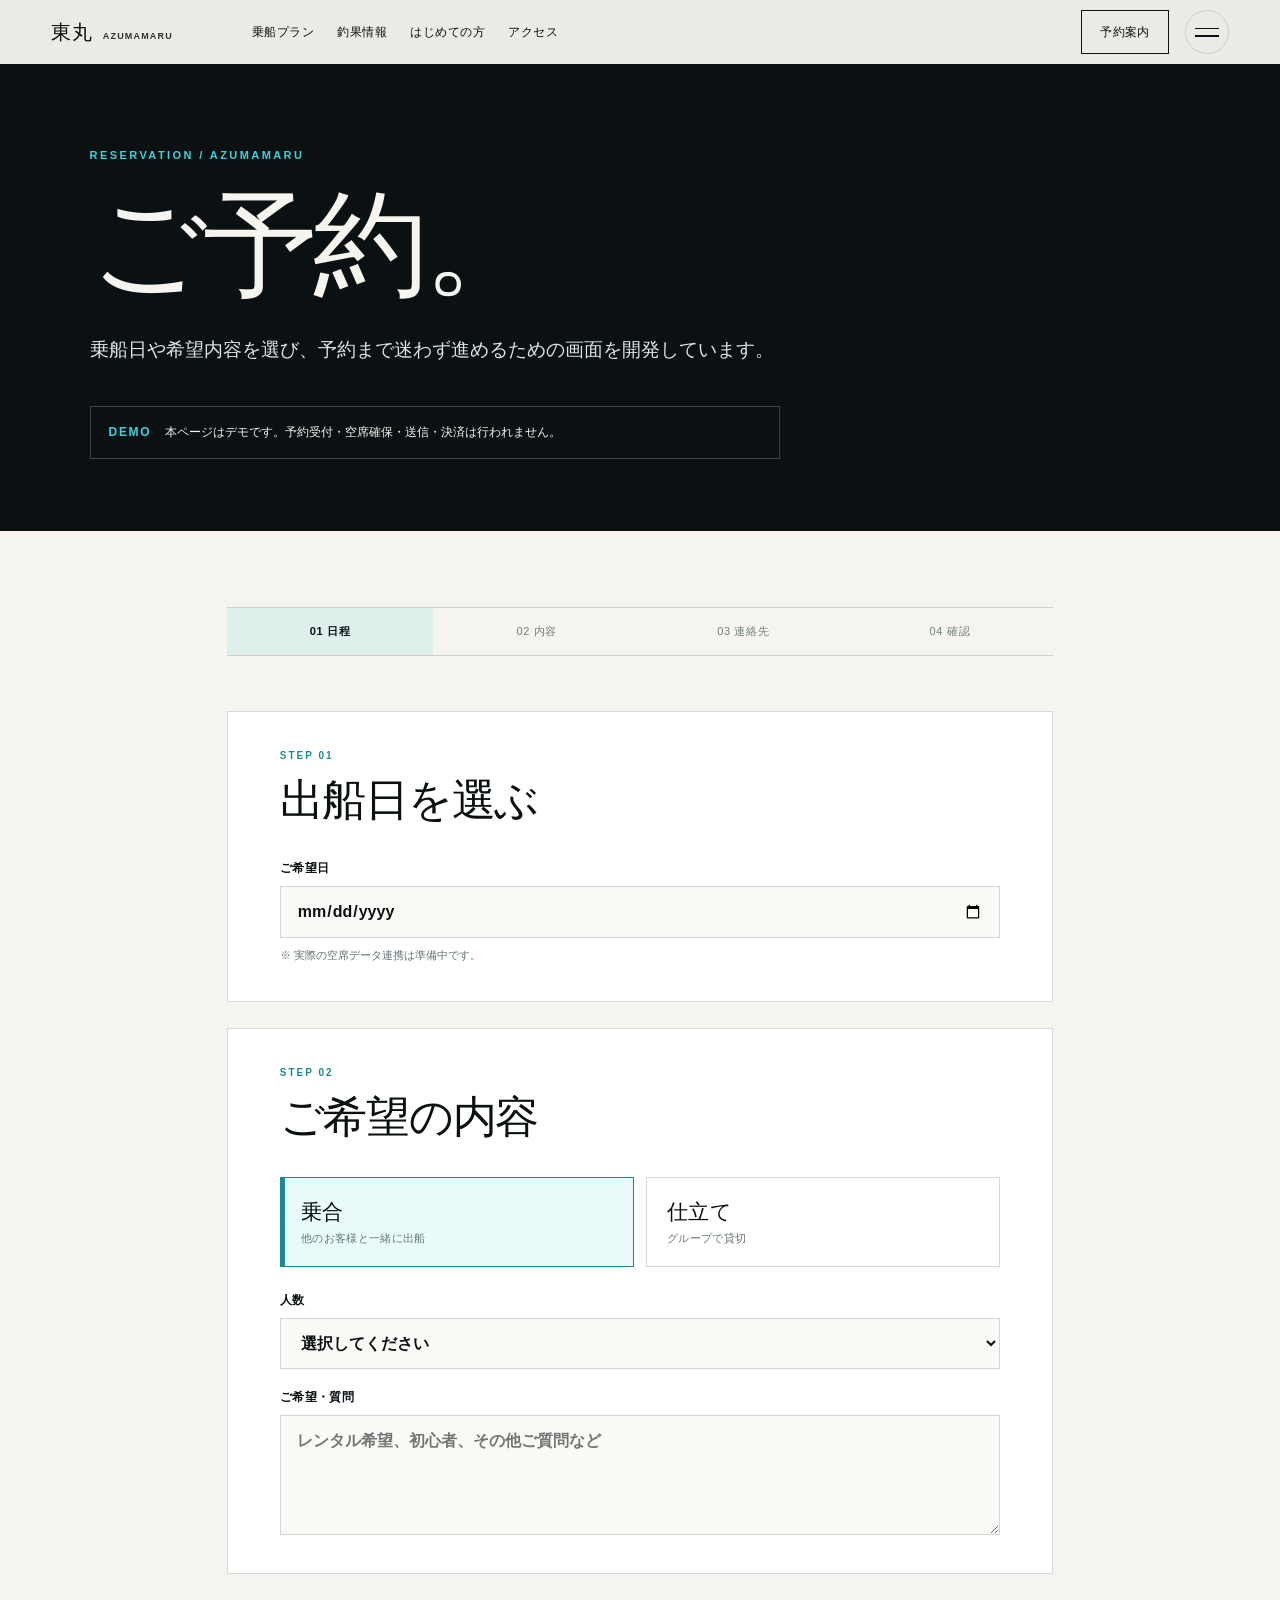
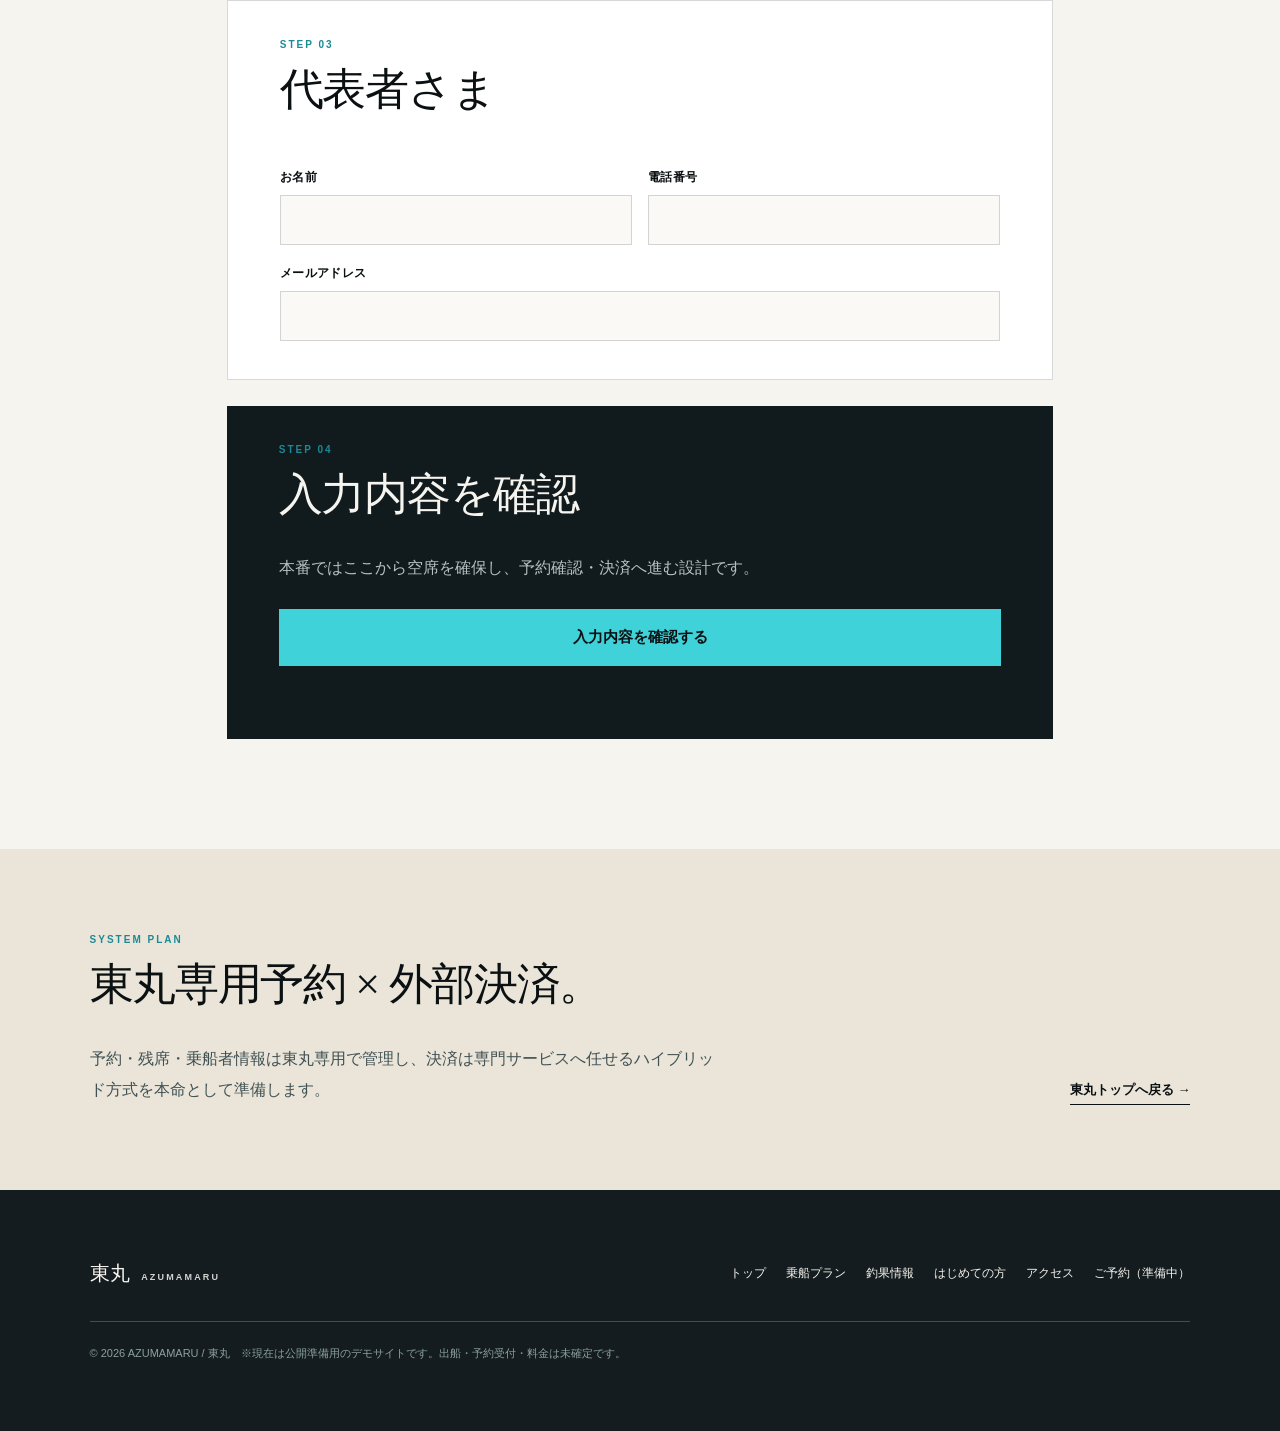
<file: reservation.html>
<!doctype html>
<html lang="ja">
<head>
  <meta charset="utf-8">
  <meta name="viewport" content="width=device-width,initial-scale=1">
  <meta name="theme-color" content="#0b1113">
  <title>予約画面デモ｜東丸 AZUMAMARU</title><meta name="robots" content="noindex,nofollow">
  <meta name="description" content="東丸（あずままる）の空席確認・予約ページ。出船日、プラン、人数、連絡先を分かりやすく入力できる予約画面です。">
  <link rel="stylesheet" href="rough-style.css">
  <link rel="stylesheet" href="booking.css"><link rel="stylesheet" href="azuma-pages.css">
  <script>document.documentElement.classList.add('js')</script>
</head>
<body class="booking-page subpage">
  <header class="site-header is-visible" id="siteHeader"><div class="site-header__inner"><a class="brand" href="index.html" aria-label="東丸トップへ"><span class="brand__jp">東丸</span><span class="brand__en">AZUMAMARU</span></a><nav class="site-nav" aria-label="メインナビゲーション"><a href="plans.html">乗船プラン</a><a href="catches.html">釣果情報</a><a href="guide.html">はじめての方</a><a href="access.html">アクセス</a></nav><div class="site-header__actions"><a class="header-cta" href="reservation.html">予約案内</a><button type="button" class="menu-toggle" id="menuToggle" aria-expanded="false" aria-controls="navOverlay" aria-label="メニューを開く"><span class="menu-toggle__bar"></span><span class="menu-toggle__bar"></span></button></div></div></header>
<nav id="navOverlay" class="nav-overlay" aria-label="サイトナビゲーション" aria-hidden="true" inert><div class="nav-overlay__inner"><p class="nav-overlay__label">AZUMAMARU / NAVIGATION</p><ol class="nav-overlay__list"><li><a href="index.html"><span class="nav-overlay__num">01</span>トップ</a></li><li><a href="plans.html"><span class="nav-overlay__num">02</span>乗船プラン</a></li><li><a href="catches.html"><span class="nav-overlay__num">03</span>釣果情報</a></li><li><a href="guide.html"><span class="nav-overlay__num">04</span>はじめての方</a></li><li><a href="access.html"><span class="nav-overlay__num">05</span>アクセス</a></li><li><a href="reservation.html"><span class="nav-overlay__num">06</span>ご予約（準備中）</a></li></ol></div></nav>


  <main>
    <section class="booking-hero">
      <p class="eyebrow">RESERVATION / AZUMAMARU</p>
      <h1>ご予約<span class="az-hero-dot">。</span></h1>
      <p>乗船日や希望内容を選び、予約まで迷わず進めるための画面を開発しています。</p>
      <div class="demo-banner"><b>DEMO</b><span>本ページはデモです。予約受付・空席確保・送信・決済は行われません。</span></div>
    </section>

    <section class="booking-shell" aria-labelledby="booking-title">
      <div class="booking-progress" aria-label="予約手順"><span class="is-current">01 日程</span><span>02 内容</span><span>03 連絡先</span><span>04 確認</span></div>
      <form class="booking-form" id="bookingForm">
        <div class="form-section">
          <p class="form-kicker">STEP 01</p>
          <h2 id="booking-title">出船日を選ぶ</h2>
          <label>ご希望日<input type="date" name="date" required></label>
          <p class="field-note">※ 実際の空席データ連携は準備中です。</p>
        </div>
        <div class="form-section">
          <p class="form-kicker">STEP 02</p>
          <h2>ご希望の内容</h2>
          <div class="choice-row">
            <label class="choice-box"><input type="radio" name="plan" value="乗合" checked><span><b>乗合</b><small>他のお客様と一緒に出船</small></span></label>
            <label class="choice-box"><input type="radio" name="plan" value="仕立て"><span><b>仕立て</b><small>グループで貸切</small></span></label>
          </div>
          <label>人数<select name="people" required><option value="">選択してください</option><option>1名</option><option>2名</option><option>3名</option><option>4名</option><option>5名以上</option></select></label>
          <label>ご希望・質問<textarea name="note" rows="4" placeholder="レンタル希望、初心者、その他ご質問など"></textarea></label>
        </div>

        <div class="form-section">
          <p class="form-kicker">STEP 03</p>
          <h2>代表者さま</h2>
          <div class="form-grid">
            <label>お名前<input type="text" name="name" autocomplete="name" required></label>
            <label>電話番号<input type="tel" name="tel" autocomplete="tel" inputmode="tel" required></label>
          </div>
          <label>メールアドレス<input type="email" name="email" autocomplete="email" required></label>
        </div>

        <div class="form-section form-submit-section">
          <p class="form-kicker">STEP 04</p>
          <h2>入力内容を確認</h2>
          <p>本番ではここから空席を確保し、予約確認・決済へ進む設計です。</p>
          <button class="booking-submit" type="submit">入力内容を確認する</button>
          <p class="booking-status" id="bookingStatus" role="status" aria-live="polite"></p>
        </div>
      </form>
    </section>
    <section class="booking-info">
      <div>
        <p class="form-kicker">SYSTEM PLAN</p>
        <h2>東丸専用予約 × 外部決済。</h2>
        <p>予約・残席・乗船者情報は東丸専用で管理し、決済は専門サービスへ任せるハイブリッド方式を本命として準備します。</p>
      </div>
      <a href="index.html">東丸トップへ戻る →</a>
    </section>
  </main>

  <footer class="site-footer"><div class="site-footer__inner"><a class="brand" href="index.html" aria-label="東丸トップへ"><span class="brand__jp">東丸</span><span class="brand__en">AZUMAMARU</span></a><nav class="footer-nav" aria-label="フッターナビ"><a href="index.html">トップ</a><a href="plans.html">乗船プラン</a><a href="catches.html">釣果情報</a><a href="guide.html">はじめての方</a><a href="access.html">アクセス</a><a href="reservation.html">ご予約（準備中）</a></nav><p class="footer-note">© 2026 AZUMAMARU / 東丸　※現在は公開準備用のデモサイトです。出船・予約受付・料金は未確定です。</p></div></footer>

  <script>
    document.getElementById('bookingForm').addEventListener('submit', function (event) {
      event.preventDefault();
      document.getElementById('bookingStatus').textContent = '現在はデモ画面です。本番予約の送信機能は準備中です。';
    });
  </script>
<script defer src="rough-script.js"></script></body>
</html>
</file>
<file: rough-style.css>
/* ========================================================================== 
   HIGASHIMARU — ROUGH CONCEPT
   Standalone visual rough. Zero dependencies, zero CDNs.
   ========================================================================== */

/* ---------- Tokens ---------- */
:root{
  --ink:#0b1113;
  --ink-soft:#141c1f;
  --paper:#f6f4ee;
  --paper-deep:#eae5d8;
  --sea:#1c8a96;
  --sea-bright:#3fd2d9;
  --sea-deep:#0f4b52;
  --line:rgba(11,17,19,.14);
  --line-light:rgba(246,244,238,.22);
  --focus:#ffce4a;
  --sans:-apple-system,BlinkMacSystemFont,"Hiragino Kaku Gothic ProN","Hiragino Sans","Noto Sans JP",Arial,sans-serif;
  --serif:"Hiragino Mincho ProN","Yu Mincho",serif;
  --ease:cubic-bezier(.2,.7,.2,1);
  --ease-sharp:cubic-bezier(.77,0,.18,1);
}

*{box-sizing:border-box}
html{scroll-behavior:smooth}
body{margin:0;background:var(--paper);color:var(--ink);font-family:var(--sans);overflow-x:hidden}
a{color:inherit;text-decoration:none}
button{font:inherit}
ol,ul{list-style:none;margin:0;padding:0}
h1,h2,p{margin:0}
video{display:block;max-width:100%}

.skip-link{position:fixed;z-index:100;left:1rem;top:-4rem;background:var(--paper);color:var(--ink);padding:.9rem 1.2rem;font-size:13px;transition:top .2s var(--ease)}
.skip-link:focus{top:1rem}
:focus-visible{outline:3px solid var(--focus);outline-offset:3px}
.section{scroll-margin-top:84px}

.brand{display:inline-flex;align-items:baseline;gap:10px}
.brand__jp{font-family:var(--serif);font-size:20px;letter-spacing:.04em}
.brand__en{font-size:9px;letter-spacing:.24em;font-weight:700;opacity:.85}

.site-header{position:fixed;z-index:50;top:0;left:0;width:100%;height:64px;display:flex;align-items:center;padding:0 4vw;background:transparent;color:var(--paper)}
.js .site-header{opacity:0;transform:translateY(-16px);pointer-events:none;background:rgba(246,244,238,.88);color:var(--ink);backdrop-filter:blur(0);box-shadow:0 1px 0 transparent;transition:opacity .5s var(--ease),transform .5s var(--ease),backdrop-filter .5s var(--ease),box-shadow .5s var(--ease)}
.js .site-header.is-visible{opacity:1;transform:translateY(0);pointer-events:auto;backdrop-filter:blur(14px);box-shadow:0 1px 0 var(--line)}
.site-header__inner{display:flex;align-items:center;gap:3vw;width:100%}
.site-nav{display:none;align-items:center;gap:2.6vw;margin-left:5vw}
.site-nav a{font-size:13px;letter-spacing:.04em;padding:6px 2px;position:relative}
.site-nav a::after{content:"";position:absolute;left:0;right:100%;bottom:0;height:1px;background:currentColor;transition:right .25s var(--ease)}
@media(hover:hover) and (pointer:fine){.site-nav a:hover::after{right:0}}
.site-header__actions{display:flex;align-items:center;gap:16px;margin-left:auto}
.header-cta{display:inline-flex;align-items:center;justify-content:center;min-height:44px;border:1px solid currentColor;padding:11px 18px;font-size:12px;letter-spacing:.03em;transition:background .25s var(--ease),color .25s var(--ease)}
@media(hover:hover) and (pointer:fine){.header-cta:hover{background:currentColor}.js .site-header.is-visible .header-cta:hover{background:var(--ink);color:var(--paper)}}
.menu-toggle{display:flex;flex-direction:column;justify-content:center;align-items:center;gap:6px;width:44px;height:44px;border:0;background:none;color:inherit;cursor:pointer;padding:0}
.menu-toggle__bar{display:block;width:24px;height:1.5px;background:currentColor;transition:transform .3s var(--ease),opacity .3s var(--ease)}
.menu-toggle[aria-expanded="true"] .menu-toggle__bar:nth-child(1){transform:translateY(3.75px) rotate(45deg)}
.menu-toggle[aria-expanded="true"] .menu-toggle__bar:nth-child(2){transform:translateY(-3.75px) rotate(-45deg)}

.noscript-nav{display:flex;flex-wrap:wrap;gap:10px;padding:20px 4vw;background:var(--ink);border-bottom:1px solid var(--line-light)}
.noscript-nav a{color:var(--paper);font-size:13px;padding:9px 16px;border:1px solid var(--line-light)}
.nav-overlay{position:fixed;z-index:49;inset:0;background:var(--ink);color:var(--paper);padding:clamp(96px,18vh,150px) 7vw 60px;transform:translateX(100%);transition:transform .5s var(--ease-sharp);overflow-y:auto}
.nav-overlay.is-open{transform:none}
.nav-overlay__inner{max-width:760px;margin:0 auto}
.nav-overlay__label{font-size:11px;letter-spacing:.24em;color:var(--sea-bright);font-weight:700;margin-bottom:28px}
.nav-overlay__list{display:grid;gap:6px}
.nav-overlay__list a{display:flex;align-items:baseline;gap:22px;font-family:var(--serif);font-size:clamp(24px,4.4vw,44px);padding:16px 0;border-bottom:1px solid var(--line-light);transition:color .25s var(--ease),padding-left .25s var(--ease)}
.nav-overlay__num{font-family:var(--sans);font-size:11px;letter-spacing:.1em;color:var(--sea-bright)}
.nav-overlay__cta{display:inline-flex;align-items:center;justify-content:center;min-height:44px;margin-top:40px;border:1px solid var(--line-light);padding:14px 24px;font-size:12px;letter-spacing:.08em}
.menu-open{overflow:hidden}

.hero{position:relative;min-height:100svh;color:#fff;overflow:hidden;display:flex;align-items:flex-end}
.hero__video{position:absolute;inset:0;width:100%;height:100%;object-fit:cover}
.hero__scrim{position:absolute;inset:0;background:linear-gradient(0deg,rgba(6,12,13,.86),rgba(6,12,13,.18) 46%,rgba(6,12,13,.42)),linear-gradient(100deg,rgba(6,12,13,.55),transparent 55%)}
.hero__content{position:relative;z-index:2;padding:0 7vw clamp(90px,14vh,150px);max-width:900px}
.eyebrow,.section-label{font-size:11px;letter-spacing:.22em;font-weight:700}
.eyebrow{display:inline-flex;align-items:center;gap:10px;color:var(--sea-bright)}
.hero__title{font-family:var(--serif);font-size:clamp(52px,10vw,148px);line-height:.96;letter-spacing:-.03em;font-weight:500;margin:22px 0 30px}
.hero__lead{font-family:var(--serif);font-size:clamp(16px,1.5vw,22px);line-height:1.9}
.hero__notice{margin-top:28px;font-size:11px;letter-spacing:.06em;color:rgba(255,255,255,.72);padding-top:18px;border-top:1px solid rgba(255,255,255,.28);max-width:420px}
.scroll-cue{position:absolute;z-index:2;right:5vw;bottom:4vw;display:flex;flex-direction:column;align-items:center;gap:14px;margin:0}
.scroll-cue span{font-size:10px;letter-spacing:.24em;writing-mode:vertical-rl}
.scroll-cue i{display:block;width:1px;height:60px;background:rgba(255,255,255,.6);animation:cue-pulse 2.2s infinite}
@keyframes cue-pulse{0%{transform:scaleY(0);transform-origin:top}50%{transform:scaleY(1);transform-origin:top}51%{transform-origin:bottom}100%{transform:scaleY(0);transform-origin:bottom}}

.ticker{background:var(--sea-bright);color:var(--ink);overflow:hidden;white-space:nowrap}
.ticker__track{display:flex;flex-wrap:nowrap;align-items:center;width:max-content;gap:40px;padding:16px 0;animation:ticker-scroll 24s linear infinite}
.ticker__track span{flex:0 0 auto;font-size:clamp(18px,2.6vw,40px);font-weight:800;letter-spacing:-.02em}
.ticker__track i{flex:0 0 auto;display:block;width:1px;height:.7em;background:var(--ink)}
@keyframes ticker-scroll{to{transform:translateX(-50%)}}

.section{padding:110px 7vw}.section-label{color:var(--sea)}.section-label--light{color:var(--sea-bright)}.section h2{font-family:var(--serif);font-weight:500;font-size:clamp(32px,4.6vw,68px);letter-spacing:-.03em;line-height:1.3;margin:20px 0 0}.section-lead{font-family:var(--serif);font-size:17px;line-height:2;max-width:640px;margin-top:26px}
.availability{background:var(--paper)}.ledger{margin-top:56px;border-top:1px solid var(--line)}.ledger li{display:flex;flex-wrap:wrap;align-items:baseline;justify-content:space-between;gap:14px;border-bottom:1px solid var(--line);padding:26px 0}.ledger__label{font-family:var(--serif);font-size:clamp(18px,2vw,24px)}.ledger__status{font-size:11px;letter-spacing:.1em;font-weight:700;color:var(--sea-deep);border:1px solid var(--sea);padding:8px 14px}
.catch{background:var(--paper-deep)}.section-head{display:flex;justify-content:space-between;align-items:flex-end;gap:4vw;margin-bottom:60px;flex-wrap:wrap}.section-note{font-size:12px;line-height:1.7;color:var(--sea-deep);max-width:320px;opacity:.85}.catch-grid{display:grid;grid-template-columns:repeat(4,1fr);gap:1.6vw}.catch-card{display:flex;flex-direction:column;gap:16px}.catch-grid--samples{grid-template-columns:repeat(2,minmax(0,1fr));max-width:680px}.catch-card__visual img{display:block;width:100%;height:100%;object-fit:cover}.catch-card__visual{position:relative;aspect-ratio:4/5;overflow:hidden;background-color:var(--ink)}.catch-card__tag{position:absolute;top:14px;left:14px;background:var(--focus);color:var(--ink);font-size:10px;font-weight:800;letter-spacing:.1em;padding:5px 9px}.catch-card__caption{font-size:12px;color:var(--sea-deep);letter-spacing:.02em}
.voyage{position:relative;min-height:88vh;display:flex;align-items:center;color:#fff;overflow:hidden;padding-top:0;padding-bottom:0}.voyage__video{position:absolute;inset:0;width:100%;height:100%;object-fit:cover}.voyage__scrim{position:absolute;inset:0;background:linear-gradient(100deg,rgba(6,12,13,.82),rgba(6,12,13,.32) 60%),linear-gradient(0deg,rgba(6,12,13,.5),transparent 40%)}.voyage__content{position:relative;z-index:2;max-width:620px;padding:0 7vw}.voyage__content h2{font-family:var(--serif);font-size:clamp(34px,5vw,64px);font-weight:500;letter-spacing:-.03em;line-height:1.3;margin:18px 0 26px}.voyage__content p{font-family:var(--serif);font-size:clamp(15px,1.3vw,19px);line-height:2;color:#dfe7e6}
.first-timer{background:var(--ink);color:var(--paper)}.first-timer .section-label{color:var(--sea-bright)}.first-timer__grid{display:grid;grid-template-columns:.9fr 1.1fr;gap:8vw}.assurance-list{display:grid;gap:28px;align-content:start;border-top:1px solid var(--line-light);padding-top:30px}.assurance-list li{font-family:var(--serif);font-size:clamp(18px,2vw,24px);line-height:1.7;padding-bottom:28px;border-bottom:1px solid var(--line-light)}
.boat{background:var(--paper)}.boat-list{margin-top:56px;border-top:1px solid var(--line);display:grid;gap:0}.boat-list li{display:grid;grid-template-columns:220px 1fr;gap:6vw;border-bottom:1px solid var(--line);padding:30px 0}.boat-list__label{font-family:var(--serif);font-size:clamp(17px,1.8vw,22px)}.boat-list__desc{font-size:14px;line-height:1.9;color:var(--sea-deep);max-width:560px}
.reserve{position:relative;min-height:100svh;display:flex;align-items:center;color:#fff;overflow:hidden}.reserve__video{position:absolute;inset:0;width:100%;height:100%;object-fit:cover}.reserve__scrim{position:absolute;inset:0;background:linear-gradient(90deg,rgba(6,12,13,.86),rgba(6,12,13,.28) 65%),linear-gradient(0deg,rgba(6,12,13,.62),transparent 55%)}.reserve__content{position:relative;z-index:2;padding:0 7vw;max-width:740px}.reserve__content h2{font-family:var(--serif);font-size:clamp(38px,6vw,82px);font-weight:500;line-height:1.25;margin:18px 0 26px}.reserve__lead{font-family:var(--serif);font-size:16px;line-height:1.9;margin-bottom:30px}.cta-button{display:inline-flex;align-items:center;justify-content:center;border:1px solid rgba(255,255,255,.65);min-height:50px;padding:14px 25px;font-size:12px;letter-spacing:.08em}.form-status{margin-top:18px;font-size:13px;font-weight:700;min-height:1.4em;color:var(--sea-bright)}
.site-footer{background:var(--ink-soft);color:var(--paper)}.site-footer__inner{padding:70px 7vw;display:grid;grid-template-columns:1fr auto;gap:24px;align-items:center}.footer-nav{display:flex;flex-wrap:wrap;gap:20px;font-size:12px;justify-self:end}.footer-note{grid-column:1/-1;font-size:11px;color:#8ba0a0;border-top:1px solid var(--line-light);padding-top:24px;margin-top:10px}
.reveal,.reveal-mask span,.reveal-img{opacity:1;transform:none;clip-path:none}.js .reveal{opacity:0;transform:translateY(20px);transition:opacity .7s var(--ease) var(--reveal-delay,0s),transform .7s var(--ease) var(--reveal-delay,0s)}.js .reveal.is-visible{opacity:1;transform:none}.js .reveal-mask span{display:inline-block;clip-path:inset(0 100% 0 0);transition:clip-path .85s var(--ease-sharp)}.js .reveal-mask.is-visible span{clip-path:inset(0 0 0 0)}.js .reveal-img{opacity:0;transform:translateY(24px);transition:opacity .7s var(--ease) var(--reveal-delay,0s),transform .7s var(--ease) var(--reveal-delay,0s)}.js .reveal-img.is-visible{opacity:1;transform:none}

@media(min-width:961px){.site-nav{display:flex}.menu-toggle{display:none}}
@media(max-width:960px){.catch-grid{grid-template-columns:repeat(2,1fr)}.first-timer__grid{grid-template-columns:1fr;gap:40px}.boat-list li{grid-template-columns:1fr}}
@media(max-width:720px){
  .site-header{height:60px;padding:0 20px}
  .header-cta{padding:9px 14px;font-size:11px}
  .hero{min-height:100svh;align-items:flex-end}
  .hero__video{object-position:58% center}
  .hero__scrim{background:linear-gradient(0deg,rgba(6,12,13,.92) 0%,rgba(6,12,13,.72) 28%,rgba(6,12,13,.28) 62%,rgba(6,12,13,.20) 100%)}
  .hero__content{width:100%;max-width:none;padding:0 22px clamp(82px,11vh,108px)}
  .eyebrow{font-size:10px;letter-spacing:.18em;gap:7px;white-space:nowrap}
  .hero__title{font-size:clamp(44px,14vw,62px);line-height:1.02;margin:18px 0 22px}
  .hero__lead{font-size:17px;line-height:1.75}
  .hero__notice{max-width:calc(100% - 34px);margin-top:22px;padding-top:14px;font-size:10px;line-height:1.7;letter-spacing:.035em}
  .scroll-cue{right:14px;bottom:24px}
  .scroll-cue i{height:48px}
  .section{padding:80px 22px}
  .section-head{display:block}
  .section-note{margin-top:16px;max-width:none}
  .catch-grid{grid-template-columns:1fr 1fr;gap:14px}
  .voyage{min-height:auto;padding:100px 0}.voyage__content{padding:0 22px}
  .assurance-list{padding-top:22px}.boat-list li{padding:24px 0;gap:10px}
  .site-footer__inner{grid-template-columns:1fr}.footer-nav{justify-self:start}
}
@media(max-width:420px){.catch-grid{grid-template-columns:1fr}}
@media(prefers-reduced-motion:reduce){html{scroll-behavior:auto}*{animation:none!important;transition:none!important}.js .reveal,.js .reveal-mask span,.js .reveal-img{opacity:1!important;transform:none!important;clip-path:inset(0 0 0 0)!important}}

/* 東丸確定仕様: 初期表示は白ロゴ＋白ハンバーガー、スクロール後にヘッダー化 */
.js .site-header{opacity:1;transform:none;pointer-events:auto;background:transparent;color:var(--paper);backdrop-filter:none;box-shadow:none}
.js .site-header.is-visible{background:rgba(246,244,238,.9);color:var(--ink);backdrop-filter:blur(14px);box-shadow:0 1px 0 var(--line)}
.js .site-header:not(.is-visible) .site-nav,.js .site-header:not(.is-visible) .header-cta{display:none!important}
.menu-toggle{display:flex!important}
@media(max-width:720px){.site-header__inner{gap:10px}.site-header__actions{gap:8px}.header-cta{padding:9px 12px}}
.js .site-header:not(.is-visible) .menu-toggle{color:#fff;border:1px solid rgba(255,255,255,.72);border-radius:999px;background:rgba(0,0,0,.22);backdrop-filter:blur(8px)}
.js .site-header.is-visible .menu-toggle{color:var(--ink);border:1px solid rgba(11,17,19,.22);border-radius:999px;background:rgba(246,244,238,.7)}
</file>
<file: azuma-pages.css>
/* East boat project: independent Azumamaru subpages / no club styles or assets */
.subpage{background:var(--paper);color:var(--ink)}
.js .subpage .site-header,
.js .subpage .site-header.is-visible{opacity:1;transform:none;pointer-events:auto;background:rgba(246,244,238,.96);color:var(--ink);backdrop-filter:blur(14px);box-shadow:0 1px 0 var(--line)}
.js .subpage .site-header .header-cta{display:inline-flex!important}
.js .subpage .site-header .menu-toggle{color:var(--ink);border:1px solid var(--line);border-radius:50%;background:transparent}
@media(min-width:961px){.js .subpage .site-header .site-nav{display:flex!important;gap:1.5vw;margin-left:3vw}.subpage .site-nav a{font-size:12px}}
.subpage .site-header .brand{white-space:nowrap}
.subpage .site-header .brand__en{letter-spacing:.13em}
.az-hero{position:relative;display:flex;align-items:flex-end;min-height:clamp(480px,68svh,750px);padding:140px 7vw 78px;background:var(--ink);color:var(--paper);overflow:hidden}
.az-hero::before{content:"AZUMAMARU";position:absolute;right:-.04em;top:26%;font-size:clamp(80px,15vw,290px);font-weight:900;letter-spacing:-.09em;opacity:.045;white-space:nowrap;pointer-events:none}
.az-hero::after{content:"";position:absolute;inset:0;background:radial-gradient(ellipse at 70% 90%,rgba(63,210,217,.22),transparent 55%),linear-gradient(125deg,rgba(0,0,0,0),rgba(0,0,0,.48)),repeating-linear-gradient(135deg,transparent 0 36px,rgba(255,255,255,.012) 36px 37px);pointer-events:none}
.az-hero--catch{background:linear-gradient(120deg,#09161a 15%,#0b3440 70%,#062129)}
.az-hero--plain{background:linear-gradient(115deg,#10191b,#0c2b2f)}
.az-hero--guide{background:linear-gradient(125deg,#13191c,#13454d)}
.az-hero--access{background:linear-gradient(125deg,#0d2025,#0b383d)}
.az-hero__inner{position:relative;z-index:1;max-width:950px}
.az-hero h1{font-family:var(--serif);font-size:clamp(48px,8.6vw,116px);letter-spacing:-.045em;font-weight:500;line-height:1.12;margin:26px 0 24px;overflow-wrap:anywhere}
.az-hero h1 span{color:var(--sea-bright)}
.az-hero__inner>p:not(.eyebrow){font-family:var(--serif);line-height:1.9;font-size:clamp(17px,1.6vw,23px);color:#e3eeee}
.az-hero__status{display:inline-block;max-width:650px;margin-top:38px;padding:12px 18px;border:1px solid rgba(255,255,255,.25);font-size:12px;line-height:1.8;color:#f0eac9;background:rgba(0,0,0,.2)}
.az-section{padding:100px 7vw}
.az-section--sand{background:var(--paper-deep)}
.az-container{max-width:1250px;margin:0 auto}
.az-section__intro{max-width:820px;margin-bottom:35px}
.az-section h2,.az-next h2{font:500 clamp(35px,4.5vw,68px)/1.28 var(--serif);letter-spacing:-.03em;margin:16px 0 24px}
.az-section__intro>p:not(.section-label){font-size:15px;color:var(--sea-deep);line-height:2}
.az-title{max-width:820px}
.az-tiles{display:grid;grid-template-columns:repeat(2,minmax(0,1fr));gap:20px;margin-top:50px}
.az-tiles--three{grid-template-columns:repeat(3,minmax(0,1fr))}
.az-tiles article{padding:clamp(28px,3vw,45px);min-height:300px;display:flex;flex-direction:column;align-items:flex-start;border:1px solid var(--line);background:#fff}
.az-tiles h3{font:500 clamp(27px,3vw,38px)/1.35 var(--serif);margin:32px 0 20px}
.az-tiles p{color:#405a5d;font-size:14px;line-height:2}
.az-tiles strong{font-size:11px;margin-top:auto;padding-top:35px;color:var(--sea-deep)}
.az-kicker{color:var(--sea);font-weight:700;font-size:11px;letter-spacing:.15em}
.az-ledger{margin:42px 0 24px;border-top:1px solid var(--line)}
.az-ledger>div{display:flex;align-items:baseline;justify-content:space-between;gap:16px;padding:26px 6px;border-bottom:1px solid var(--line)}
.az-ledger b{font:500 clamp(17px,1.6vw,23px) var(--serif)}
.az-ledger span{font-size:13px;color:var(--sea-deep);text-align:right}
.az-smallnote{font-size:12px;line-height:2;color:#516a6d}
.az-text-link{display:inline-block;margin-top:30px;color:var(--sea-deep);border-bottom:1px solid currentColor;padding-bottom:5px;font-weight:700;font-size:13px}
.az-next{background:#123034;color:var(--paper);padding:100px 7vw}
.az-next .section-label{color:var(--sea-bright)}
.az-link-button{display:inline-flex;gap:40px;justify-content:space-between;align-items:center;min-height:50px;padding:15px 22px;border:1px solid var(--line-light);font-size:14px;margin-top:26px}
.az-faq{border-top:1px solid var(--line);margin-top:40px}
.az-faq details{border-bottom:1px solid var(--line);padding:24px 0}
.az-faq summary{cursor:pointer;font:500 clamp(17px,2vw,23px)/1.6 var(--serif);list-style:none;display:flex;justify-content:space-between}
.az-faq summary::after{content:"+";font:400 25px var(--sans);color:var(--sea-deep)}
.az-faq details[open] summary::after{content:"−"}
.az-faq details p{max-width:760px;margin-top:16px;color:var(--sea-deep);font-size:14px;line-height:2}
.az-faq details a{text-decoration:underline}
.az-location{display:grid;grid-template-columns:1.15fr 1fr;gap:7vw;align-items:start;margin-top:45px}
.az-location__placeholder{min-height:460px;display:flex;flex-direction:column;justify-content:center;align-items:center;gap:18px;padding:40px;text-align:center;background:linear-gradient(150deg,#0b292e,#18373b 55%,#071518);color:var(--paper)}
.az-location__placeholder span{font-size:11px;letter-spacing:.2em;color:var(--sea-bright)}
.az-location__placeholder strong{font:500 clamp(24px,3vw,38px) var(--serif)}
.az-location__placeholder small{font-size:12px;line-height:1.8;max-width:330px;color:#b8c7c7}
.az-location .az-ledger{margin-top:0}
.az-report-grid{display:grid;grid-template-columns:repeat(3,minmax(0,1fr));gap:18px}
.az-report-card{background:#fff;border:1px solid var(--line);overflow:hidden}
.az-report-card__photo{background:#16333a;aspect-ratio:4/3;display:block}
.az-report-card__photo img{display:block;width:100%;height:100%;object-fit:cover}
.az-report-card__text{padding:23px}
.az-report-card__text time{color:var(--sea);font-size:11px}
.az-report-card__text h3{font:500 23px/1.4 var(--serif);margin:8px 0}
.az-report-card__text p{font-size:13px;line-height:1.9;color:#476265}
.az-report-tags{display:flex;flex-wrap:wrap;gap:7px;margin-top:17px}
.az-report-tags span{padding:4px 9px;border:1px solid var(--line);font-size:11px}
.az-empty{padding:48px;grid-column:1/-1;border:1px solid var(--line);background:rgba(255,255,255,.45);color:var(--sea-deep)}
.az-empty strong{font:500 clamp(20px,2vw,28px) var(--serif);display:block;margin-bottom:12px}
.az-empty p{font-size:13px;line-height:1.9}
.az-filters{display:flex;flex-wrap:wrap;gap:9px;margin-bottom:28px}
.filter-chip{min-height:44px;padding:8px 19px;border:1px solid var(--line);background:transparent;color:var(--ink);cursor:pointer;border-radius:0;font-size:12px}
.filter-chip.is-active{background:var(--ink);border-color:var(--ink);color:var(--paper)}
.filter-chip:focus-visible{outline:3px solid var(--focus)}
.az-report-card.is-hidden{display:none}
.az-demo-grid{display:grid;grid-template-columns:repeat(2,minmax(0,1fr));gap:20px;max-width:850px;margin-top:35px}
.az-demo-grid figure{margin:0}
.az-demo-grid img{display:block;width:100%;aspect-ratio:4/5;object-fit:cover;background:#0f2930}
.az-demo-grid figcaption{font-size:11px;letter-spacing:.07em;color:var(--sea-deep);padding-top:10px}
.booking-page.subpage .booking-hero{padding-top:145px}
.booking-page.subpage .site-footer{background:var(--ink-soft)}
@media(max-width:960px){.az-tiles--three{grid-template-columns:1fr 1fr}.az-location{grid-template-columns:1fr;gap:30px}.az-report-grid{grid-template-columns:1fr 1fr}}
@media(max-width:720px){
  .az-hero{padding:130px 22px 65px;min-height:500px}
  .az-hero__status{margin-top:25px}
  .az-section,.az-next{padding:75px 22px}
  .az-tiles,.az-tiles--three,.az-report-grid{grid-template-columns:1fr}
  .az-tiles article{min-height:245px}
  .az-tiles h3{margin-top:22px}
  .az-demo-grid{gap:12px}
  .az-demo-grid figcaption{font-size:10px;line-height:1.6}
  .az-location__placeholder{min-height:350px}
  .az-empty{padding:28px}
  .booking-page.subpage .booking-hero{padding-top:115px}
}
</file>
<file: booking.css>
:root{--booking-paper:#f6f4ee;--booking-ink:#0b1113;--booking-sea:#1c8a96;--booking-cyan:#3fd2d9;--booking-line:rgba(11,17,19,.16)}
.booking-page{background:var(--booking-paper);color:var(--booking-ink)}
.booking-header{position:sticky;top:0;z-index:20;height:76px;padding:0 6vw;display:flex;align-items:center;justify-content:space-between;background:rgba(246,244,238,.94);border-bottom:1px solid var(--booking-line);backdrop-filter:blur(14px)}
.booking-back{font-size:12px;letter-spacing:.08em;border-bottom:1px solid currentColor;padding-bottom:3px}
.booking-hero{padding:clamp(70px,11vw,130px) 7vw 72px;background:var(--booking-ink);color:var(--booking-paper)}
.booking-hero h1{font-family:var(--serif);font-size:clamp(52px,9vw,118px);line-height:1.05;font-weight:500;letter-spacing:-.04em;margin:22px 0 26px}
.booking-hero>p:not(.eyebrow){font-family:var(--serif);font-size:clamp(16px,1.5vw,21px);line-height:1.9;color:#dce4e3}
.demo-banner{margin-top:38px;display:flex;align-items:center;gap:14px;max-width:690px;padding:15px 18px;border:1px solid rgba(255,255,255,.22);font-size:12px;line-height:1.7}
.demo-banner b{color:var(--booking-cyan);letter-spacing:.14em}
.booking-shell{max-width:980px;margin:auto;padding:76px 6vw 110px}
.booking-progress{display:grid;grid-template-columns:repeat(4,1fr);border-top:1px solid var(--booking-line);border-bottom:1px solid var(--booking-line);margin-bottom:55px}
.booking-progress span{padding:16px 10px;font-size:11px;letter-spacing:.06em;color:#718080;text-align:center}
.booking-progress .is-current{color:var(--booking-ink);font-weight:800;background:rgba(63,210,217,.12)}
.booking-form{display:grid;gap:26px}
.form-section{padding:38px clamp(22px,5vw,52px);border:1px solid var(--booking-line);background:#fff}
.form-kicker{margin:0 0 10px;color:var(--booking-sea);font-size:10px;font-weight:800;letter-spacing:.2em}
.form-section h2,.booking-info h2{font-family:var(--serif);font-weight:500;font-size:clamp(28px,4vw,44px);margin:0 0 30px;letter-spacing:-.03em}
.form-section label{display:grid;gap:9px;margin-top:20px;font-size:12px;font-weight:700;letter-spacing:.03em}
input,select,textarea{width:100%;border:1px solid var(--booking-line);border-radius:0;background:#faf9f5;color:var(--booking-ink);font:inherit;font-size:16px;padding:15px 16px;outline:none}
input:focus,select:focus,textarea:focus{border-color:var(--booking-sea);box-shadow:0 0 0 3px rgba(28,138,150,.12)}
textarea{resize:vertical;min-height:120px}
.field-note{font-size:11px;color:#637474;margin:10px 0 0}
.choice-row{display:grid;grid-template-columns:1fr 1fr;gap:12px;margin:5px 0 25px}
.choice-box{position:relative;display:block!important;margin:0!important;cursor:pointer}
.choice-box input{position:absolute;opacity:0;pointer-events:none}
.choice-box span{display:grid;gap:5px;padding:20px;border:1px solid var(--booking-line);transition:.2s ease}
.choice-box b{font-family:var(--serif);font-size:21px;font-weight:500}
.choice-box small{font-size:11px;color:#677575;font-weight:400}
.choice-box input:checked+span{border-color:var(--booking-sea);background:rgba(63,210,217,.11);box-shadow:inset 4px 0 0 var(--booking-sea)}
.form-grid{display:grid;grid-template-columns:1fr 1fr;gap:16px}
.form-submit-section{background:#111a1d;color:var(--booking-paper);border:0}
.form-submit-section p:not(.form-kicker):not(.booking-status){color:#b6c1c0;line-height:1.8}
.booking-submit{width:100%;margin-top:26px;border:0;background:var(--booking-cyan);color:var(--booking-ink);padding:19px 24px;font-weight:900;font-size:15px;cursor:pointer}
.booking-status{min-height:1.5em;margin:16px 0 0;color:var(--booking-cyan);font-size:13px;font-weight:700}
.booking-info{display:grid;grid-template-columns:1.2fr .8fr;gap:50px;align-items:end;padding:85px 7vw;background:#eae5d8}
.booking-info>div{max-width:700px}.booking-info p:not(.form-kicker){line-height:1.9;color:#405154}
.booking-info>a{justify-self:end;border-bottom:1px solid currentColor;padding-bottom:5px;font-size:13px;font-weight:800}
.booking-footer{padding:45px 7vw;background:#111a1d;color:var(--booking-paper);display:flex;justify-content:space-between;align-items:center}
.booking-footer p{font-size:10px;letter-spacing:.1em;color:#8fa0a0}
@media(max-width:720px){
  .booking-header{height:66px;padding:0 20px}
  .booking-header .brand__en{font-size:8px}
  .booking-hero{padding:68px 22px 55px}
  .booking-hero h1{font-size:clamp(48px,16vw,68px)}
  .demo-banner{align-items:flex-start;flex-direction:column;gap:5px}
  .booking-shell{padding:55px 20px 80px}
  .booking-progress{grid-template-columns:1fr 1fr}
  .form-section{padding:28px 20px}
  .choice-row,.form-grid{grid-template-columns:1fr}
  .booking-info{grid-template-columns:1fr;padding:65px 22px;gap:25px}
  .booking-info>a{justify-self:start}
  .booking-footer{padding:36px 22px;align-items:flex-start;gap:22px;flex-direction:column}
}
@media(prefers-reduced-motion:reduce){*{scroll-behavior:auto!important;transition:none!important}}
</file>
